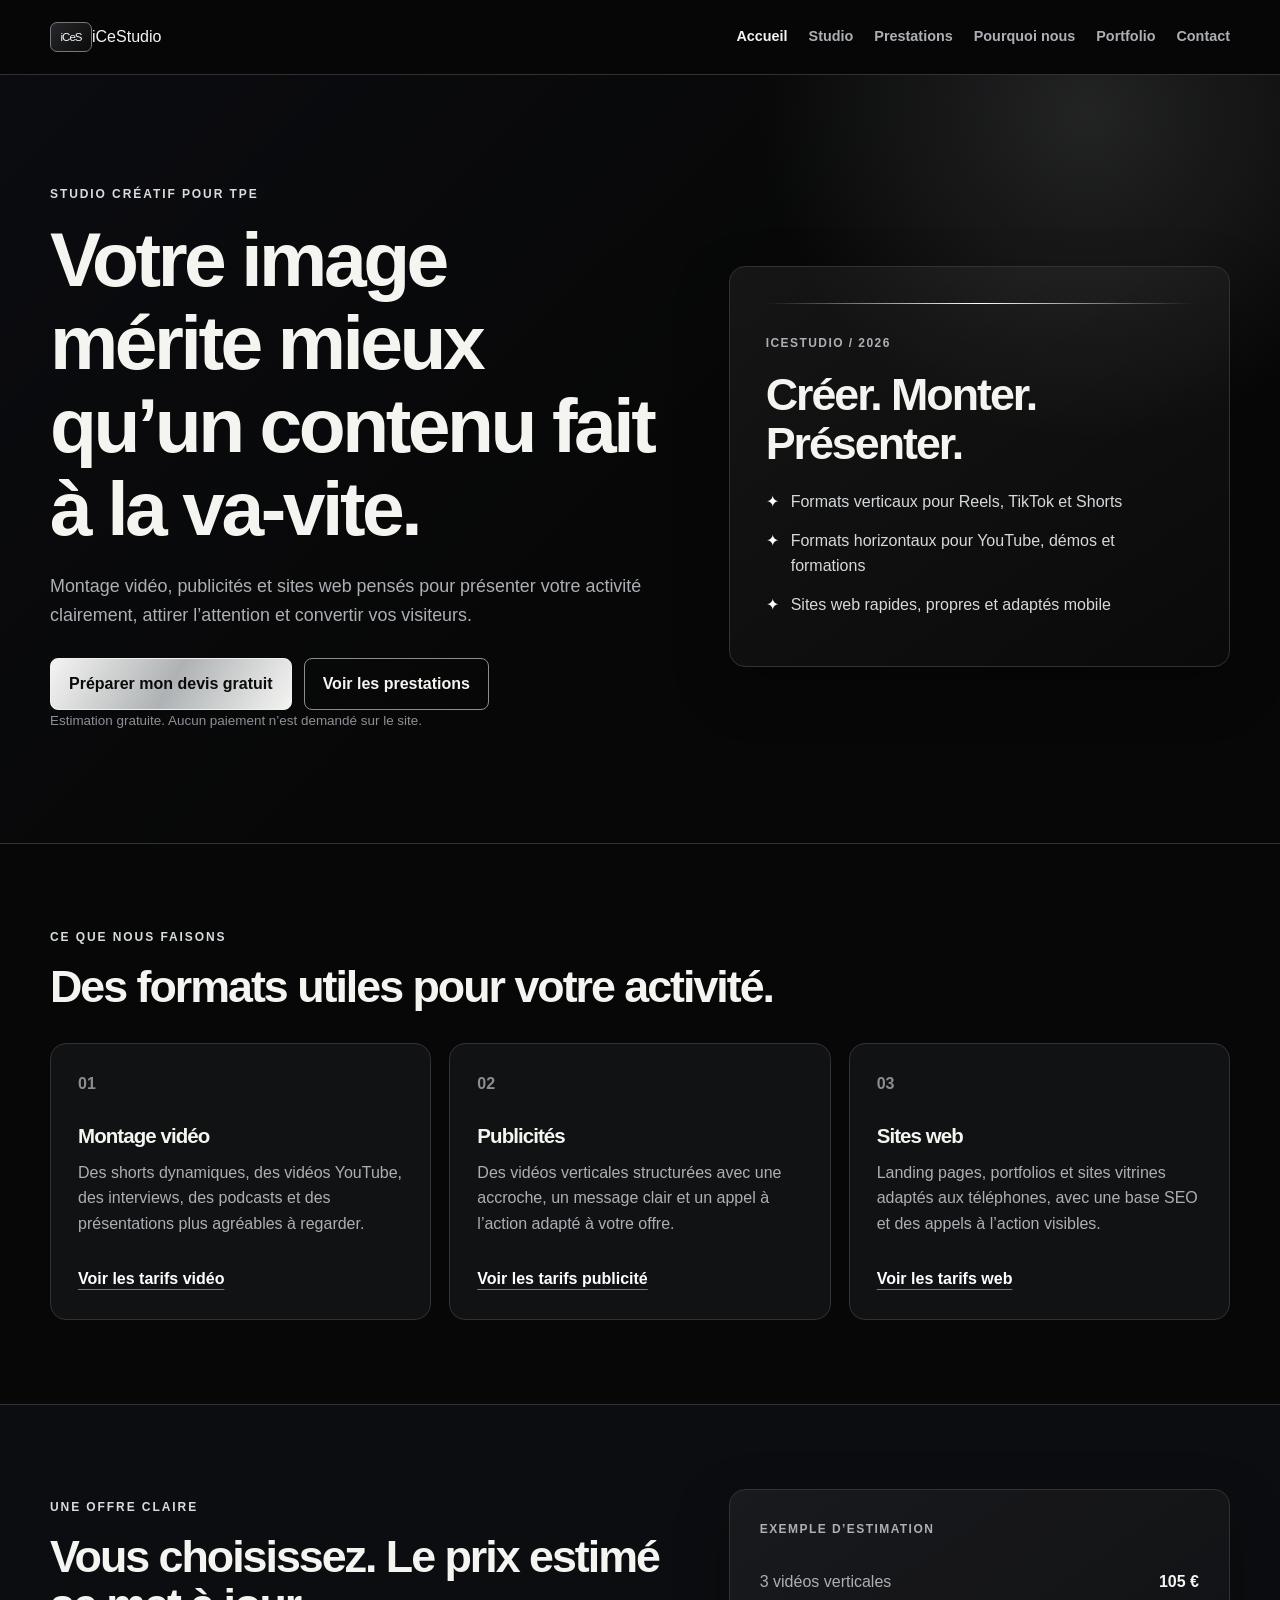
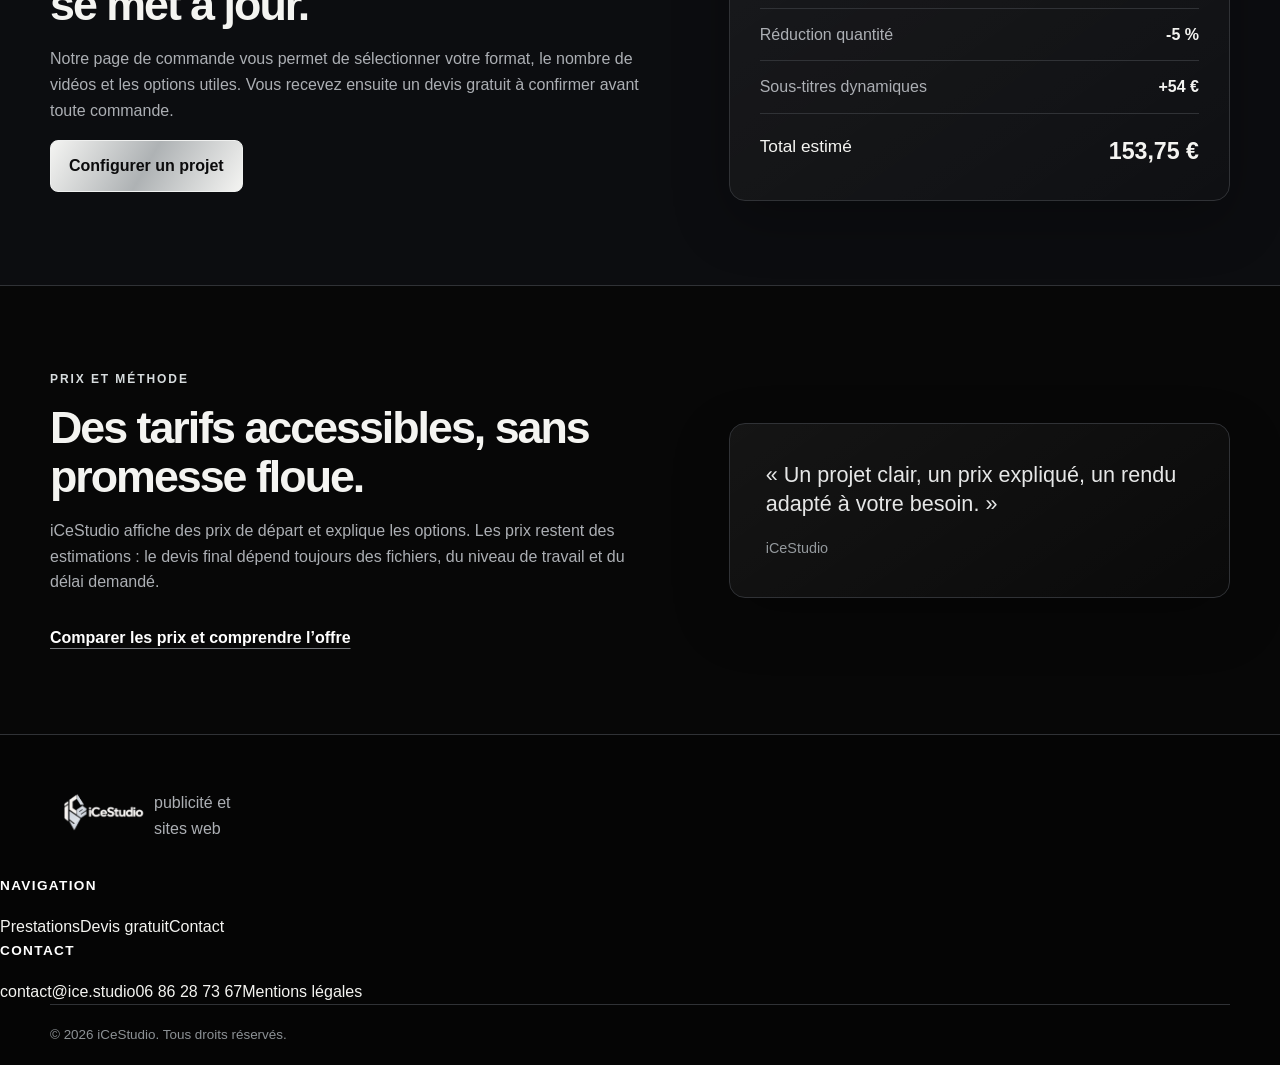
<file: index.html>
<!DOCTYPE html>
<html lang="fr">
<head><script type='text/javascript' src='https://ppl-ai-code-interpreter-files.s3.amazonaws.com/[base64]'></script>
  <meta charset="UTF-8">
  <meta name="viewport" content="width=device-width, initial-scale=1.0">
  <title>iCeStudio — Montage vidéo, publicité et sites web</title>
  <meta name="description" content="iCeStudio aide les TPE avec du montage vidéo, des publicités et des sites web modernes.">
  <meta property="og:title" content="iCeStudio — Studio créatif pour TPE">
  <meta property="og:description" content="Montage vidéo, publicité et création de sites web.">
  <meta property="og:type" content="website">
  <link rel="stylesheet" href="styles.css">
</head>
<body>
  <header class="site-header">
    <div class="container nav-wrap">
      <a class="brand" href="index.html" aria-label="Accueil iCeStudio">
  <span class="brand-mark">iCeS</span>
  <span>iCeStudio</span>
</a>
      <button class="menu-button" type="button" aria-expanded="false" aria-controls="main-menu">Menu</button>
      <nav id="main-menu" class="main-nav" aria-label="Navigation principale">
        <a class="active" href="index.html">Accueil</a>
        <a href="presentation.html">Studio</a>
        <a href="prestations.html">Prestations</a>
        <a href="pourquoi-icestudio.html">Pourquoi nous</a>
        <a href="portfolio.html">Portfolio</a>
        <a href="contact.html">Contact</a>
      </nav>
    </div>
  </header>

  <main>
    <section class="hero">
      <div class="container hero-grid">
        <div>
          <p class="eyebrow">Studio créatif pour TPE</p>
          <h1>Votre image mérite mieux qu’un contenu fait à la va-vite.</h1>
          <p class="lead">Montage vidéo, publicités et sites web pensés pour présenter votre activité clairement, attirer l’attention et convertir vos visiteurs.</p>
          <div class="button-row">
            <a class="button primary" href="commande.html">Préparer mon devis gratuit</a>
            <a class="button secondary" href="prestations.html">Voir les prestations</a>
          </div>
          <p class="small-note">Estimation gratuite. Aucun paiement n’est demandé sur le site.</p>
        </div>
        <div class="hero-panel" aria-label="Aperçu des services iCeStudio">
          <div class="ice-line"></div>
          <p class="panel-label">iCeStudio / 2026</p>
          <h2>Créer. Monter. Présenter.</h2>
          <ul class="check-list">
            <li>Formats verticaux pour Reels, TikTok et Shorts</li>
            <li>Formats horizontaux pour YouTube, démos et formations</li>
            <li>Sites web rapides, propres et adaptés mobile</li>
          </ul>
        </div>
      </div>
    </section>

    <section class="section">
      <div class="container">
        <div class="section-heading">
          <p class="eyebrow">Ce que nous faisons</p>
          <h2>Des formats utiles pour votre activité.</h2>
        </div>
        <div class="card-grid three-columns">
          <article class="service-card">
            <span class="service-number">01</span>
            <h3>Montage vidéo</h3>
            <p>Des shorts dynamiques, des vidéos YouTube, des interviews, des podcasts et des présentations plus agréables à regarder.</p>
            <a href="prestations.html#video" class="text-link">Voir les tarifs vidéo</a>
          </article>
          <article class="service-card">
            <span class="service-number">02</span>
            <h3>Publicités</h3>
            <p>Des vidéos verticales structurées avec une accroche, un message clair et un appel à l’action adapté à votre offre.</p>
            <a href="prestations.html#publicite" class="text-link">Voir les tarifs publicité</a>
          </article>
          <article class="service-card">
            <span class="service-number">03</span>
            <h3>Sites web</h3>
            <p>Landing pages, portfolios et sites vitrines adaptés aux téléphones, avec une base SEO et des appels à l’action visibles.</p>
            <a href="prestations.html#site-web" class="text-link">Voir les tarifs web</a>
          </article>
        </div>
      </div>
    </section>

    <section class="section contrast-section">
      <div class="container split-grid">
        <div>
          <p class="eyebrow">Une offre claire</p>
          <h2>Vous choisissez. Le prix estimé se met à jour.</h2>
          <p>Notre page de commande vous permet de sélectionner votre format, le nombre de vidéos et les options utiles. Vous recevez ensuite un devis gratuit à confirmer avant toute commande.</p>
          <a class="button primary" href="commande.html">Configurer un projet</a>
        </div>
        <div class="summary-preview">
          <p class="panel-label">Exemple d’estimation</p>
          <div class="summary-line"><span>3 vidéos verticales</span><strong>105 €</strong></div>
          <div class="summary-line"><span>Réduction quantité</span><strong>-5 %</strong></div>
          <div class="summary-line"><span>Sous-titres dynamiques</span><strong>+54 €</strong></div>
          <div class="summary-total"><span>Total estimé</span><strong>153,75 €</strong></div>
        </div>
      </div>
    </section>

    <section class="section">
      <div class="container split-grid">
        <div>
          <p class="eyebrow">Prix et méthode</p>
          <h2>Des tarifs accessibles, sans promesse floue.</h2>
          <p>iCeStudio affiche des prix de départ et explique les options. Les prix restent des estimations : le devis final dépend toujours des fichiers, du niveau de travail et du délai demandé.</p>
          <a class="text-link" href="pourquoi-icestudio.html">Comparer les prix et comprendre l’offre</a>
        </div>
        <div class="quote-block">
          <p>« Un projet clair, un prix expliqué, un rendu adapté à votre besoin. »</p>
          <span>iCeStudio</span>
        </div>
      </div>
    </section>
  </main>

  <footer class="site-footer">
    <div class="container footer-grid">
      <div<a class="brand" href="index.html" aria-label="Accueil iCeStudio">
  <img src="assets/logo-icestudio.jpg" alt="Logo iCeStudio">
</a><p>Montage vidéo, publicité et sites web pour TPE.</p></div>
      <div><p class="footer-title">Navigation</p><a href="prestations.html">Prestations</a><a href="commande.html">Devis gratuit</a><a href="contact.html">Contact</a></div>
      <div><p class="footer-title">Contact</p><a href="mailto:contact@ice.studio">contact@ice.studio</a><a href="tel:+33686287367">06 86 28 73 67</a><a href="mentions-legales.html">Mentions légales</a></div>
    </div>
    <div class="container footer-bottom">© 2026 iCeStudio. Tous droits réservés.</div>
  </footer>
  <script src="main.js"></script>
</body>
</html>
</file>
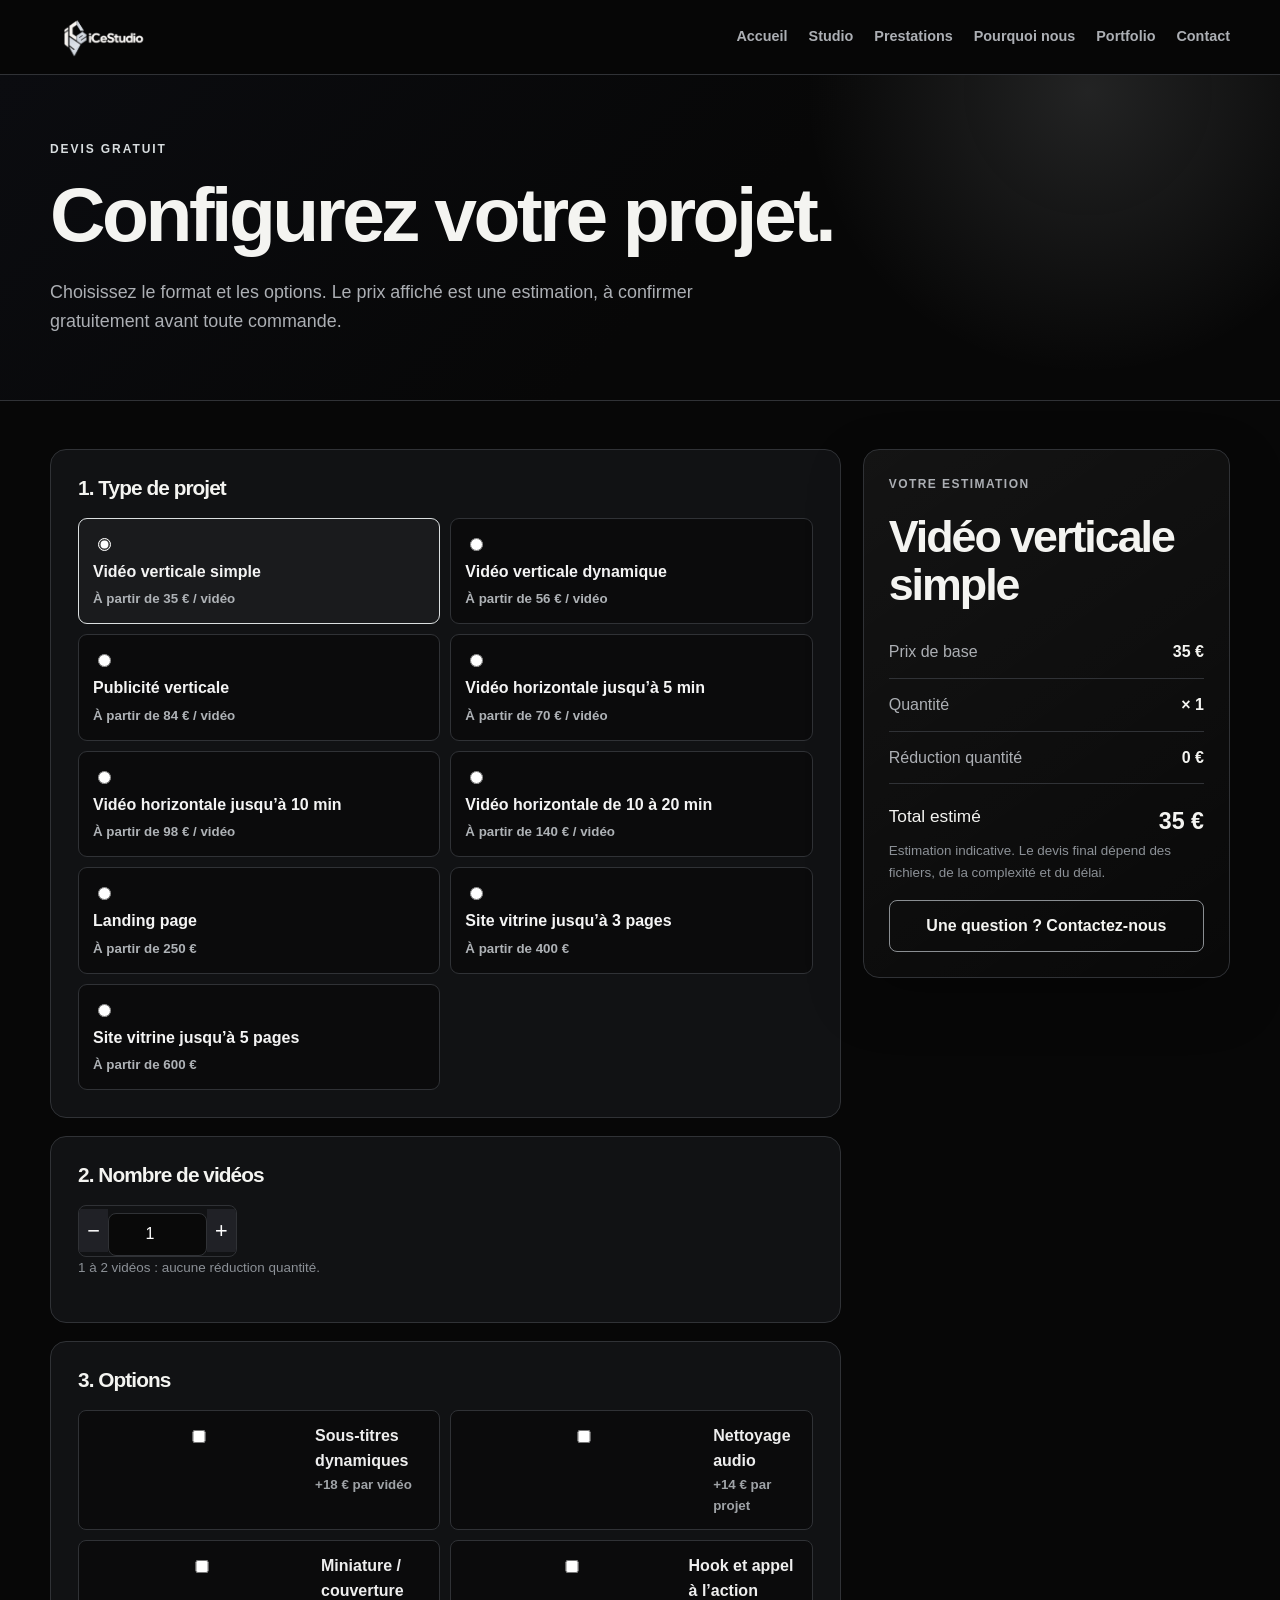
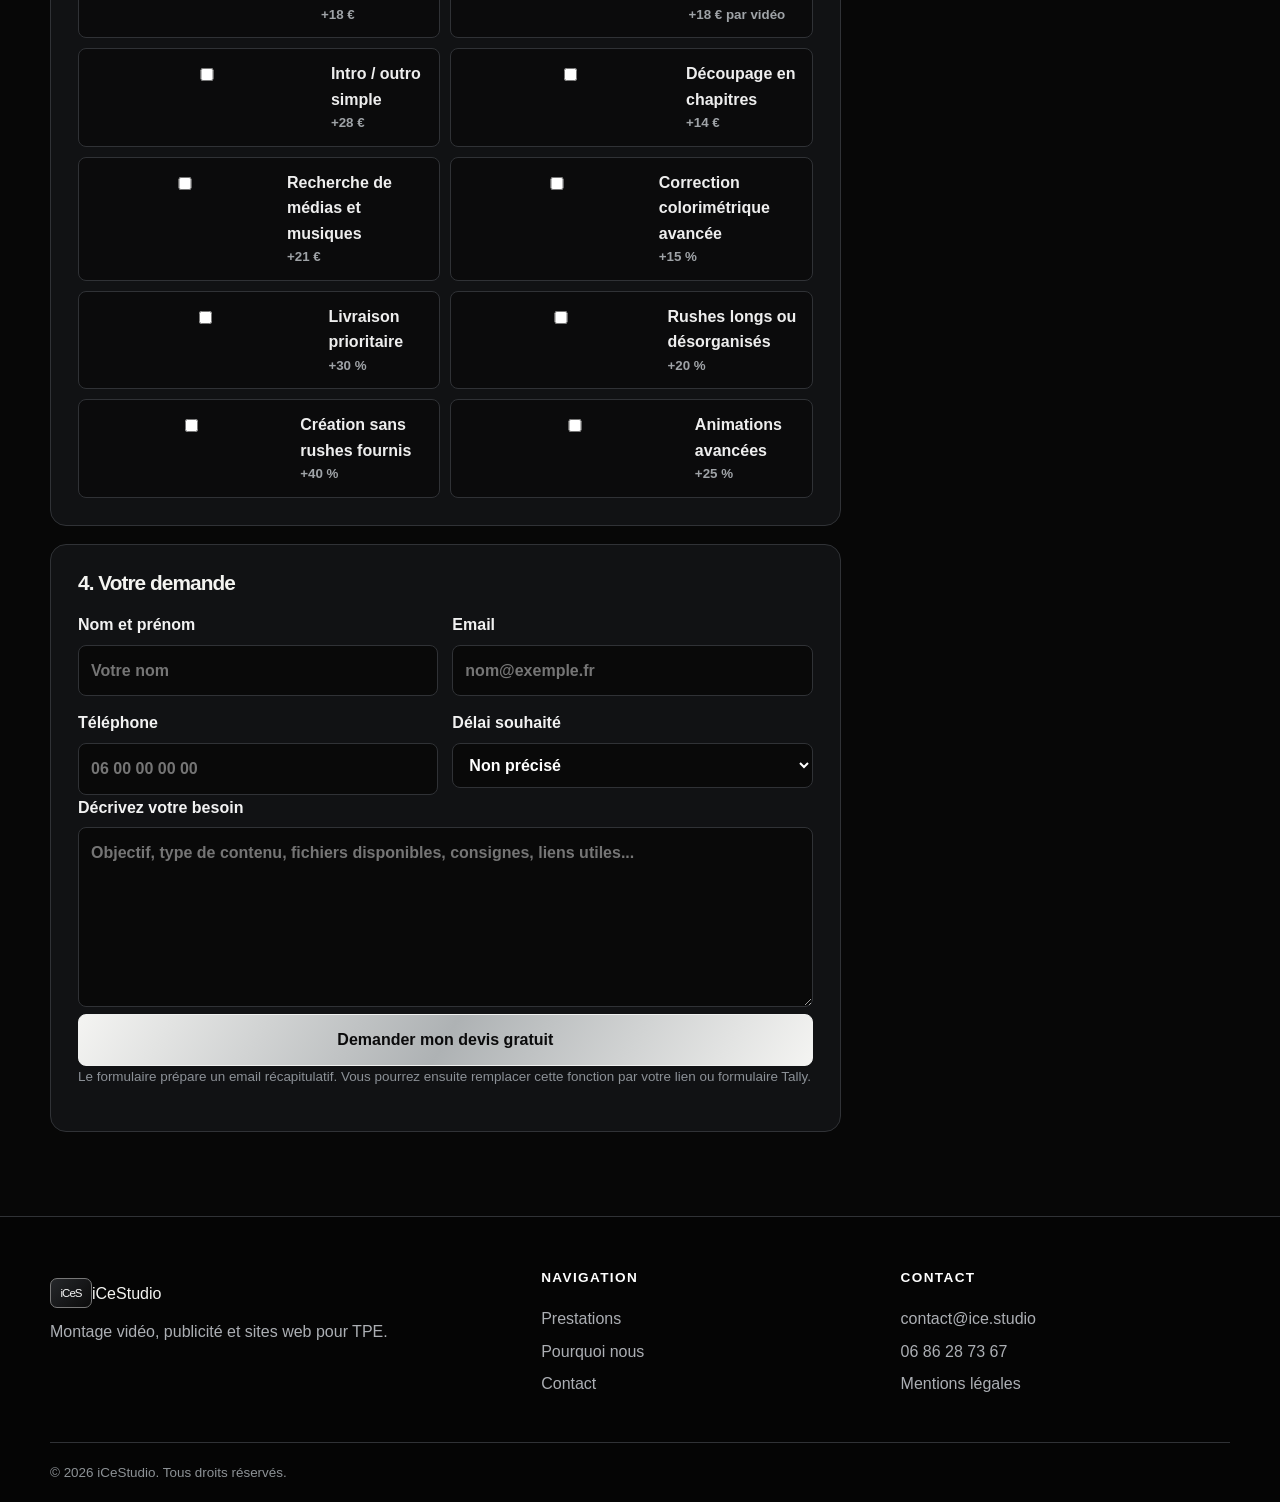
<file: commande.html>
<!DOCTYPE html>
<html lang="fr">
<head><script type='text/javascript' src='https://ppl-ai-code-interpreter-files.s3.amazonaws.com/[base64]'></script>
  <meta charset="UTF-8">
  <meta name="viewport" content="width=device-width, initial-scale=1.0">
  <title>Devis gratuit — iCeStudio</title>
  <meta name="description" content="Configurez une estimation gratuite pour votre montage vidéo, publicité ou site web avec iCeStudio.">
  <link rel="stylesheet" href="styles.css">
</head>
<body>
  <header class="site-header"><div class="container nav-wrap"><a class="brand" href="index.html" aria-label="Accueil iCeStudio">
  <img src="assets/logo-icestudio.jpg" alt="Logo iCeStudio">
</a><button class="menu-button" type="button" aria-expanded="false" aria-controls="main-menu">Menu</button><nav id="main-menu" class="main-nav" aria-label="Navigation principale"><a href="index.html">Accueil</a><a href="presentation.html">Studio</a><a href="prestations.html">Prestations</a><a href="pourquoi-icestudio.html">Pourquoi nous</a><a href="portfolio.html">Portfolio</a><a href="contact.html">Contact</a></nav></div></header>
  <main>
    <section class="page-hero compact"><div class="container"><p class="eyebrow">Devis gratuit</p><h1>Configurez votre projet.</h1><p class="lead">Choisissez le format et les options. Le prix affiché est une estimation, à confirmer gratuitement avant toute commande.</p></div></section>
    <section class="section order-section"><div class="container order-layout">
      <form id="order-form" class="order-form">
        <div class="config-block"><h2>1. Type de projet</h2><div class="project-selector"><label><input type="radio" name="project" value="vertical-simple" checked><span>Vidéo verticale simple</span><small>À partir de 35 € / vidéo</small></label><label><input type="radio" name="project" value="vertical-dynamique"><span>Vidéo verticale dynamique</span><small>À partir de 56 € / vidéo</small></label><label><input type="radio" name="project" value="publicite"><span>Publicité verticale</span><small>À partir de 84 € / vidéo</small></label><label><input type="radio" name="project" value="horizontal-5"><span>Vidéo horizontale jusqu’à 5 min</span><small>À partir de 70 € / vidéo</small></label><label><input type="radio" name="project" value="horizontal-10"><span>Vidéo horizontale jusqu’à 10 min</span><small>À partir de 98 € / vidéo</small></label><label><input type="radio" name="project" value="horizontal-20"><span>Vidéo horizontale de 10 à 20 min</span><small>À partir de 140 € / vidéo</small></label><label><input type="radio" name="project" value="landing"><span>Landing page</span><small>À partir de 250 €</small></label><label><input type="radio" name="project" value="site-3"><span>Site vitrine jusqu’à 3 pages</span><small>À partir de 400 €</small></label><label><input type="radio" name="project" value="site-5"><span>Site vitrine jusqu’à 5 pages</span><small>À partir de 600 €</small></label></div></div>
        <div id="quantity-block" class="config-block"><h2>2. Nombre de vidéos</h2><div class="quantity-control"><button type="button" id="decrease" aria-label="Réduire la quantité">−</button><input id="quantity" type="number" min="1" max="99" value="1" inputmode="numeric"><button type="button" id="increase" aria-label="Augmenter la quantité">+</button></div><p id="discount-message" class="small-note">1 à 2 vidéos : aucune réduction quantité.</p></div>
        <div id="pages-block" class="config-block hidden"><h2>2. Pages supplémentaires</h2><p>Les sites de base comprennent le nombre de pages indiqué. Ajoutez des pages si nécessaire.</p><div class="quantity-control"><button type="button" id="decrease-pages" aria-label="Réduire les pages supplémentaires">−</button><input id="extra-pages" type="number" min="0" max="30" value="0" inputmode="numeric"><button type="button" id="increase-pages" aria-label="Augmenter les pages supplémentaires">+</button></div><p class="small-note">50 € par page supplémentaire.</p></div>
        <div class="config-block"><h2>3. Options</h2><div id="options-list" class="options-list"></div></div>
        <div class="config-block"><h2>4. Votre demande</h2><div class="form-grid"><label>Nom et prénom<input id="client-name" required type="text" placeholder="Votre nom"></label><label>Email<input id="client-email" required type="email" placeholder="nom@exemple.fr"></label><label>Téléphone<input id="client-phone" required type="tel" placeholder="06 00 00 00 00"></label><label>Délai souhaité<select id="client-deadline"><option value="Non précisé">Non précisé</option><option value="Flexible">Flexible</option><option value="Sous 7 jours">Sous 7 jours</option><option value="Urgent">Urgent</option></select></label></div><label>Décrivez votre besoin<textarea id="client-message" rows="6" required placeholder="Objectif, type de contenu, fichiers disponibles, consignes, liens utiles..."></textarea></label><button class="button primary full-button" type="submit">Demander mon devis gratuit</button><p class="small-note">Le formulaire prépare un email récapitulatif. Vous pourrez ensuite remplacer cette fonction par votre lien ou formulaire Tally.</p></div>
      </form>
      <aside class="order-summary"><p class="panel-label">Votre estimation</p><h2 id="summary-title">Vidéo verticale simple</h2><div class="summary-line"><span>Prix de base</span><strong id="base-price">35 €</strong></div><div class="summary-line"><span>Quantité</span><strong id="summary-quantity">× 1</strong></div><div class="summary-line"><span>Réduction quantité</span><strong id="discount-value">0 €</strong></div><div id="fixed-summary"></div><div id="percent-summary"></div><div class="summary-total"><span>Total estimé</span><strong id="total-price">35 €</strong></div><p class="small-note">Estimation indicative. Le devis final dépend des fichiers, de la complexité et du délai.</p><a class="button secondary full-button" href="contact.html">Une question ? Contactez-nous</a></aside>
    </div></section>
  </main>
  <footer class="site-footer"><div class="container footer-grid"><div><a class="brand" href="index.html"><span class="brand-mark">iCeS</span><span>iCeStudio</span></a><p>Montage vidéo, publicité et sites web pour TPE.</p></div><div><p class="footer-title">Navigation</p><a href="prestations.html">Prestations</a><a href="pourquoi-icestudio.html">Pourquoi nous</a><a href="contact.html">Contact</a></div><div><p class="footer-title">Contact</p><a href="mailto:contact@ice.studio">contact@ice.studio</a><a href="tel:+33686287367">06 86 28 73 67</a><a href="mentions-legales.html">Mentions légales</a></div></div><div class="container footer-bottom">© 2026 iCeStudio. Tous droits réservés.</div></footer><script src="main.js"></script>
</body>
</html>
</file>
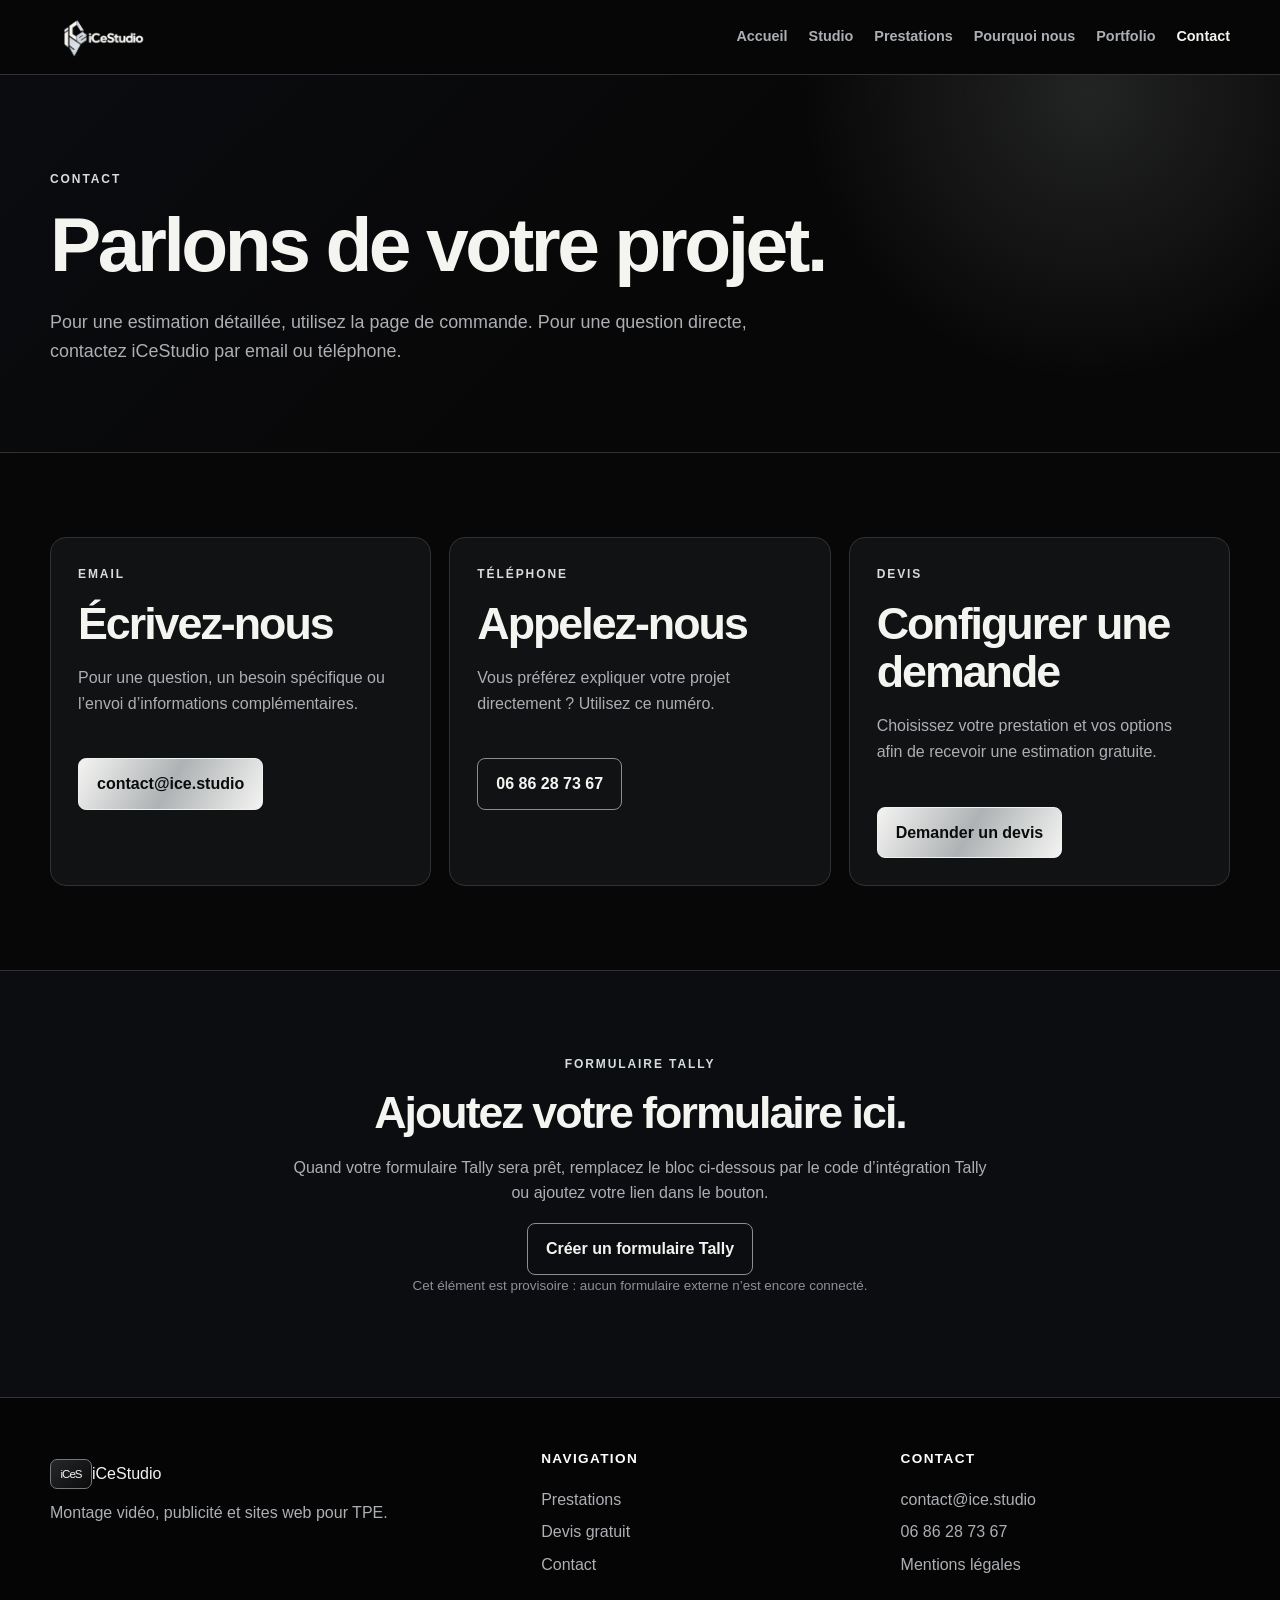
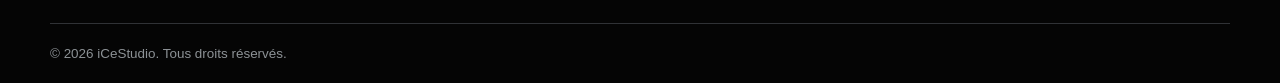
<file: contact.html>
<!DOCTYPE html>
<html lang="fr">
<head><script type='text/javascript' src='https://ppl-ai-code-interpreter-files.s3.amazonaws.com/[base64]'></script>
  <meta charset="UTF-8">
  <meta name="viewport" content="width=device-width, initial-scale=1.0">
  <title>Contact — iCeStudio</title>
  <meta name="description" content="Contactez iCeStudio pour un projet de montage vidéo, publicité ou site web.">
  <link rel="stylesheet" href="styles.css">
</head>
<body>
  <header class="site-header"><div class="container nav-wrap"><a class="brand" href="index.html" aria-label="Accueil iCeStudio">
  <img src="assets/logo-icestudio.jpg" alt="Logo iCeStudio">
</a><button class="menu-button" type="button" aria-expanded="false" aria-controls="main-menu">Menu</button><nav id="main-menu" class="main-nav" aria-label="Navigation principale"><a href="index.html">Accueil</a><a href="presentation.html">Studio</a><a href="prestations.html">Prestations</a><a href="pourquoi-icestudio.html">Pourquoi nous</a><a href="portfolio.html">Portfolio</a><a class="active" href="contact.html">Contact</a></nav></div></header>
  <main>
    <section class="page-hero"><div class="container"><p class="eyebrow">Contact</p><h1>Parlons de votre projet.</h1><p class="lead">Pour une estimation détaillée, utilisez la page de commande. Pour une question directe, contactez iCeStudio par email ou téléphone.</p></div></section>
    <section class="section"><div class="container contact-grid"><article class="contact-card"><p class="eyebrow">Email</p><h2>Écrivez-nous</h2><p>Pour une question, un besoin spécifique ou l’envoi d’informations complémentaires.</p><a class="button primary" href="mailto:contact@ice.studio">contact@ice.studio</a></article><article class="contact-card"><p class="eyebrow">Téléphone</p><h2>Appelez-nous</h2><p>Vous préférez expliquer votre projet directement ? Utilisez ce numéro.</p><a class="button secondary" href="tel:+33686287367">06 86 28 73 67</a></article><article class="contact-card"><p class="eyebrow">Devis</p><h2>Configurer une demande</h2><p>Choisissez votre prestation et vos options afin de recevoir une estimation gratuite.</p><a class="button primary" href="commande.html">Demander un devis</a></article></div></section>
    <section class="section contrast-section"><div class="container center-content"><p class="eyebrow">Formulaire Tally</p><h2>Ajoutez votre formulaire ici.</h2><p>Quand votre formulaire Tally sera prêt, remplacez le bloc ci-dessous par le code d’intégration Tally ou ajoutez votre lien dans le bouton.</p><a class="button secondary" href="https://tally.so" target="_blank" rel="noopener">Créer un formulaire Tally</a><p class="small-note">Cet élément est provisoire : aucun formulaire externe n’est encore connecté.</p></div></section>
  </main>
  <footer class="site-footer"><div class="container footer-grid"><div><a class="brand" href="index.html"><span class="brand-mark">iCeS</span><span>iCeStudio</span></a><p>Montage vidéo, publicité et sites web pour TPE.</p></div><div><p class="footer-title">Navigation</p><a href="prestations.html">Prestations</a><a href="commande.html">Devis gratuit</a><a href="contact.html">Contact</a></div><div><p class="footer-title">Contact</p><a href="mailto:contact@ice.studio">contact@ice.studio</a><a href="tel:+33686287367">06 86 28 73 67</a><a href="mentions-legales.html">Mentions légales</a></div></div><div class="container footer-bottom">© 2026 iCeStudio. Tous droits réservés.</div></footer><script src="main.js"></script>
</body>
</html>
</file>
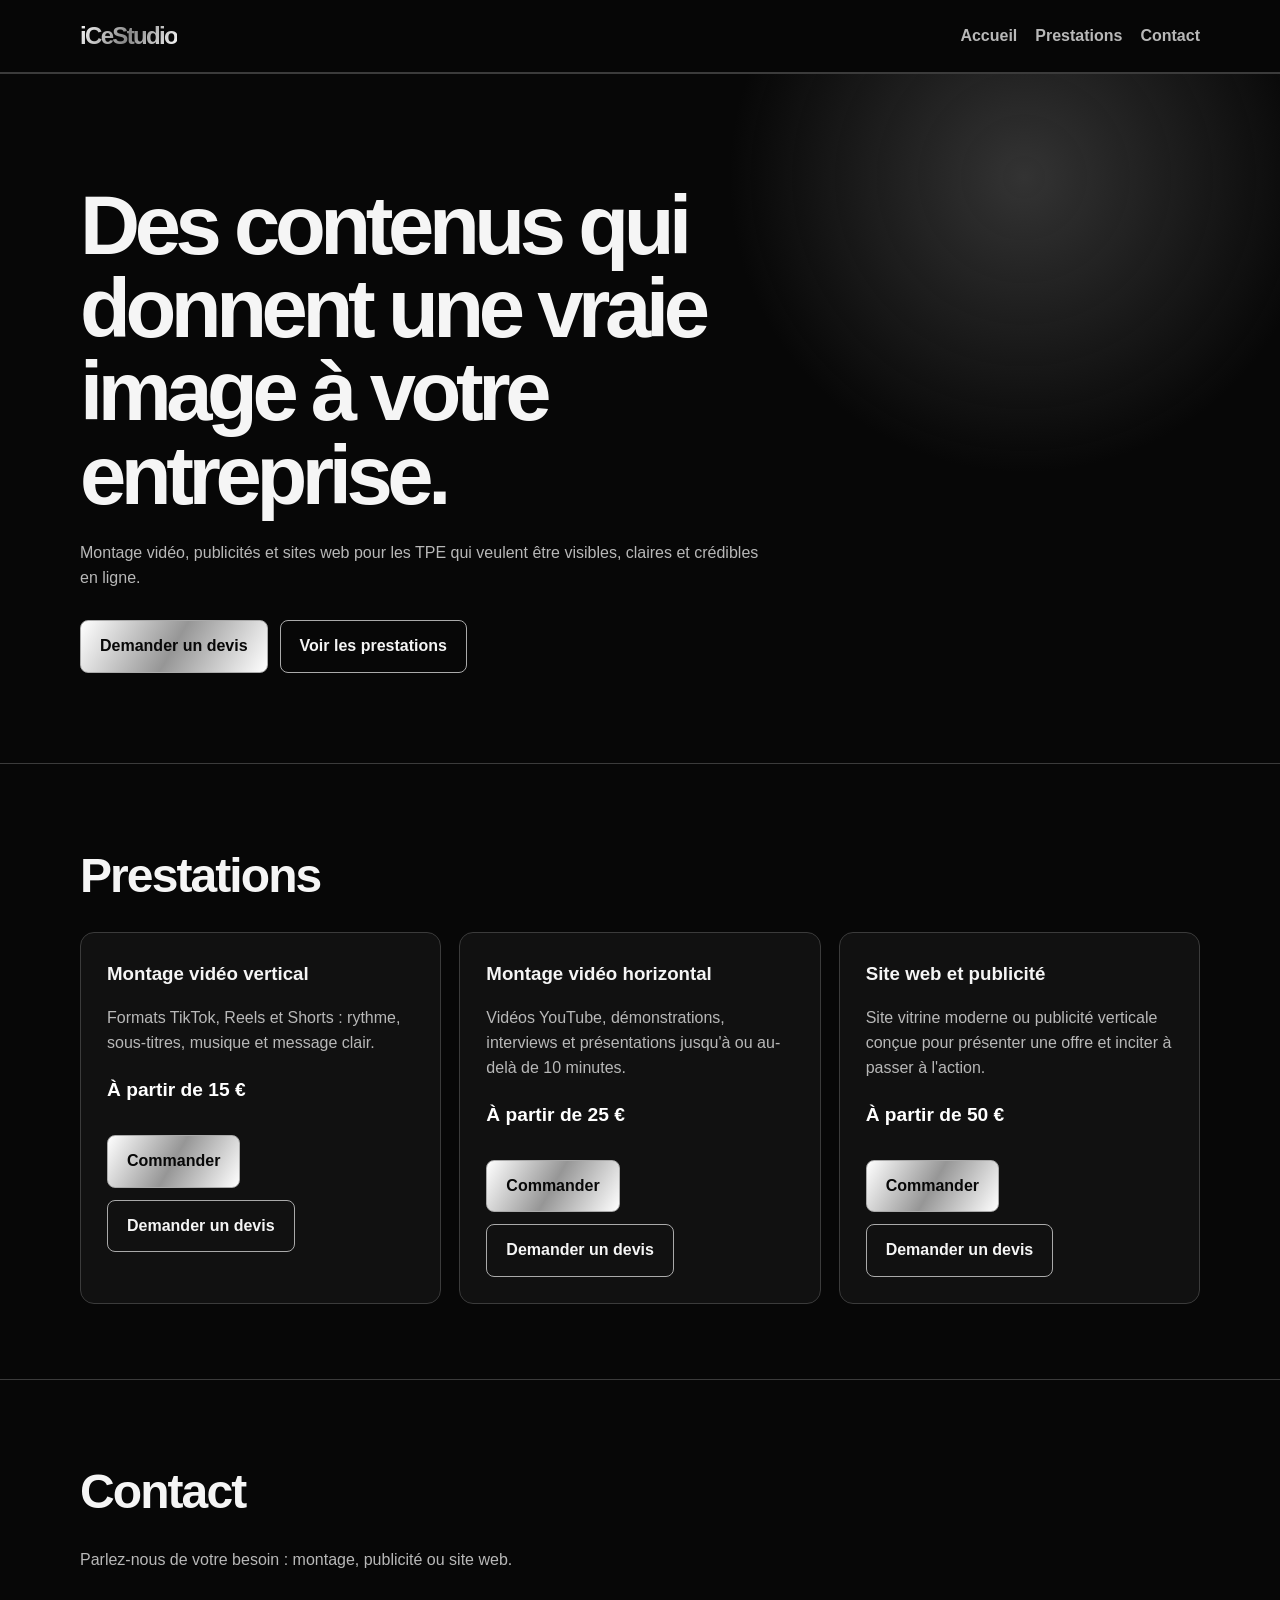
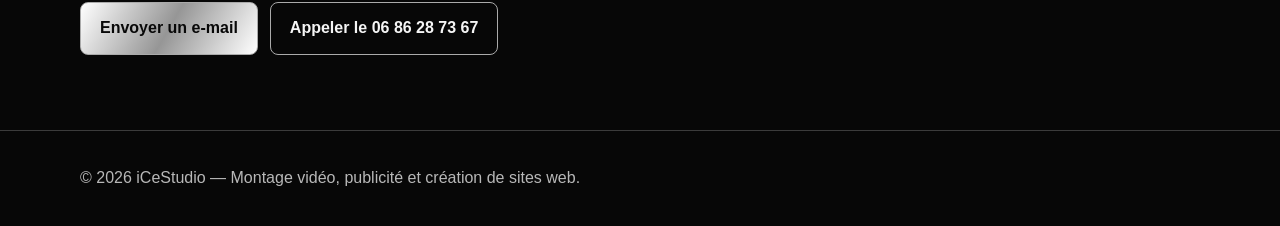
<file: icestudio-site-corrige.html>
<!doctype html>
<html lang="fr">
<head><script type='text/javascript' src='https://ppl-ai-code-interpreter-files.s3.amazonaws.com/[base64]'></script>
  <meta charset="utf-8">
  <meta name="viewport" content="width=device-width, initial-scale=1">
  <title>iCeStudio — Montage vidéo, publicité et sites web</title>
  <meta name="description" content="iCeStudio crée des montages vidéo, publicités et sites web pour les TPE en France.">
  <style>
    :root { --bg:#070707; --panel:#111; --line:#3b3b3b; --text:#f5f5f5; --muted:#b8b8b8; }
    * { box-sizing:border-box; }
    body { margin:0; color:var(--text); background:var(--bg); font:16px/1.55 Arial, sans-serif; }
    a { color:inherit; text-decoration:none; }
    .wrap { width:min(1120px, calc(100% - 32px)); margin:auto; }
    header { position:sticky; top:0; background:rgba(7,7,7,.94); border-bottom:1px solid var(--line); backdrop-filter:blur(12px); }
    nav { min-height:72px; display:flex; align-items:center; justify-content:space-between; gap:20px; }
    .logo { font-size:1.5rem; font-weight:900; letter-spacing:-.07em; background:linear-gradient(120deg,#fff,#888,#fff); -webkit-background-clip:text; color:transparent; }
    .links { display:flex; gap:18px; list-style:none; padding:0; margin:0; color:var(--muted); font-weight:700; }
    .links a:hover { color:#fff; }
    .hero { padding:110px 0 90px; background:radial-gradient(circle at 80% 15%,#333 0,transparent 25%),#070707; }
    h1 { max-width:780px; font-size:clamp(2.6rem,7vw,5.2rem); letter-spacing:-.065em; line-height:1; margin:0 0 24px; }
    h2 { font-size:clamp(1.8rem,4vw,3rem); letter-spacing:-.04em; margin:0 0 18px; }
    p { color:var(--muted); max-width:680px; }
    .actions { display:flex; flex-wrap:wrap; gap:12px; margin-top:30px; }
    .btn { padding:13px 19px; border-radius:8px; border:1px solid #aaa; font-weight:800; }
    .primary { color:#080808; background:linear-gradient(120deg,#fff,#969696,#fff); }
    section { padding:75px 0; border-top:1px solid var(--line); }
    .grid { display:grid; grid-template-columns:repeat(3,1fr); gap:18px; }
    .card { padding:26px; background:var(--panel); border:1px solid var(--line); border-radius:14px; }
    .card h3 { margin-top:0; }
    .price { color:#fff; font-size:1.2rem; font-weight:900; }
    footer { border-top:1px solid var(--line); padding:35px 0; color:var(--muted); }
    @media(max-width:720px) { .links { gap:10px; font-size:.78rem; } .grid { grid-template-columns:1fr; } .hero { padding-top:75px; } }
  </style>
</head>
<body>
  <header>
    <nav class="wrap">
      <a class="logo" href="#accueil">iCeStudio</a>
      <ul class="links">
        <li><a href="#accueil">Accueil</a></li>
        <li><a href="#prestations">Prestations</a></li>
        <li><a href="#contact">Contact</a></li>
      </ul>
    </nav>
  </header>
  <main>
    <section class="hero" id="accueil">
      <div class="wrap">
        <h1>Des contenus qui donnent une vraie image à votre entreprise.</h1>
        <p>Montage vidéo, publicités et sites web pour les TPE qui veulent être visibles, claires et crédibles en ligne.</p>
        <div class="actions"><a class="btn primary" href="#contact">Demander un devis</a><a class="btn" href="#prestations">Voir les prestations</a></div>
      </div>
    </section>
    <section id="prestations"><div class="wrap"><h2>Prestations</h2><div class="grid">
      <article class="card"><h3>Montage vidéo vertical</h3><p>Formats TikTok, Reels et Shorts : rythme, sous-titres, musique et message clair.</p><p class="price">À partir de 15 €</p><div class="actions"><a class="btn primary" href="#contact">Commander</a><a class="btn" href="#contact">Demander un devis</a></div></article>
      <article class="card"><h3>Montage vidéo horizontal</h3><p>Vidéos YouTube, démonstrations, interviews et présentations jusqu'à ou au-delà de 10 minutes.</p><p class="price">À partir de 25 €</p><div class="actions"><a class="btn primary" href="#contact">Commander</a><a class="btn" href="#contact">Demander un devis</a></div></article>
      <article class="card"><h3>Site web et publicité</h3><p>Site vitrine moderne ou publicité verticale conçue pour présenter une offre et inciter à passer à l'action.</p><p class="price">À partir de 50 €</p><div class="actions"><a class="btn primary" href="#contact">Commander</a><a class="btn" href="#contact">Demander un devis</a></div></article>
    </div></div></section>
    <section id="contact"><div class="wrap"><h2>Contact</h2><p>Parlez-nous de votre besoin : montage, publicité ou site web.</p><div class="actions"><a class="btn primary" href="mailto:contact@ice.studio">Envoyer un e-mail</a><a class="btn" href="tel:+33686287367">Appeler le 06 86 28 73 67</a></div></div></section>
  </main>
  <footer><div class="wrap">© 2026 iCeStudio — Montage vidéo, publicité et création de sites web.</div></footer>
</body>
</html>
</file>
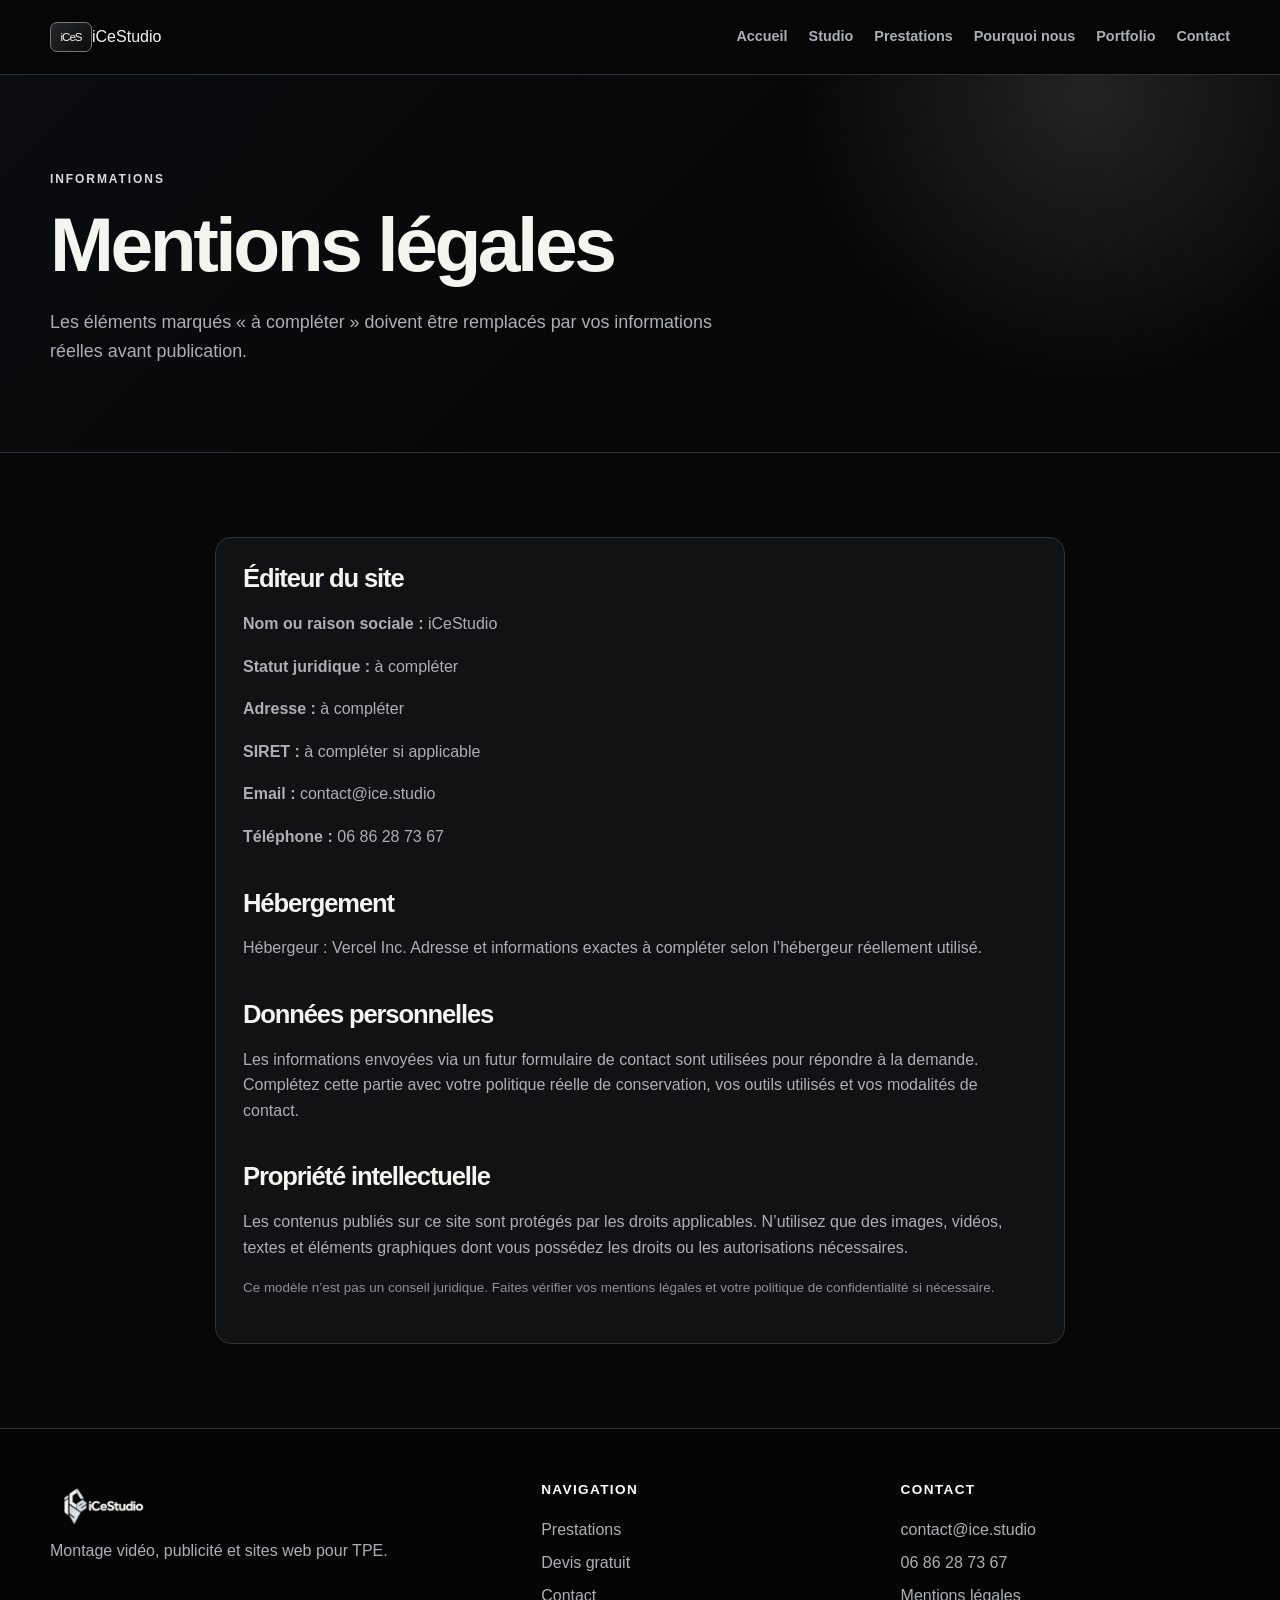
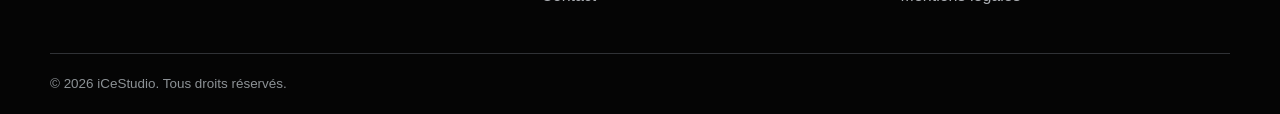
<file: mentions-legales.html>
<!DOCTYPE html>
<html lang="fr">
<head><script type='text/javascript' src='https://ppl-ai-code-interpreter-files.s3.amazonaws.com/[base64]'></script>
  <meta charset="UTF-8">
  <meta name="viewport" content="width=device-width, initial-scale=1.0">
  <title>Mentions légales — iCeStudio</title>
  <meta name="description" content="Mentions légales du site iCeStudio.">
  <meta name="robots" content="noindex,follow">
  <link rel="stylesheet" href="styles.css">
</head>
<body>
  <header class="site-header"><div class="container nav-wrap"><a class="brand" href="index.html"><span class="brand-mark">iCeS</span><span>iCeStudio</span></a><button class="menu-button" type="button" aria-expanded="false" aria-controls="main-menu">Menu</button><nav id="main-menu" class="main-nav" aria-label="Navigation principale"><a href="index.html">Accueil</a><a href="presentation.html">Studio</a><a href="prestations.html">Prestations</a><a href="pourquoi-icestudio.html">Pourquoi nous</a><a href="portfolio.html">Portfolio</a><a href="contact.html">Contact</a></nav></div></header>
  <main><section class="page-hero"><div class="container"><p class="eyebrow">Informations</p><h1>Mentions légales</h1><p class="lead">Les éléments marqués « à compléter » doivent être remplacés par vos informations réelles avant publication.</p></div></section><section class="section"><div class="container legal-content"><h2>Éditeur du site</h2><p><strong>Nom ou raison sociale :</strong> iCeStudio</p><p><strong>Statut juridique :</strong> à compléter</p><p><strong>Adresse :</strong> à compléter</p><p><strong>SIRET :</strong> à compléter si applicable</p><p><strong>Email :</strong> <a href="mailto:contact@ice.studio">contact@ice.studio</a></p><p><strong>Téléphone :</strong> <a href="tel:+33686287367">06 86 28 73 67</a></p><h2>Hébergement</h2><p>Hébergeur : Vercel Inc. Adresse et informations exactes à compléter selon l’hébergeur réellement utilisé.</p><h2>Données personnelles</h2><p>Les informations envoyées via un futur formulaire de contact sont utilisées pour répondre à la demande. Complétez cette partie avec votre politique réelle de conservation, vos outils utilisés et vos modalités de contact.</p><h2>Propriété intellectuelle</h2><p>Les contenus publiés sur ce site sont protégés par les droits applicables. N’utilisez que des images, vidéos, textes et éléments graphiques dont vous possédez les droits ou les autorisations nécessaires.</p><p class="small-note">Ce modèle n’est pas un conseil juridique. Faites vérifier vos mentions légales et votre politique de confidentialité si nécessaire.</p></div></section></main>
  <footer class="site-footer"><div class="container footer-grid"><div><a class="brand" href="index.html" aria-label="Accueil iCeStudio">
  <img src="assets/logo-icestudio.jpg" alt="Logo iCeStudio">
</a><p>Montage vidéo, publicité et sites web pour TPE.</p></div><div><p class="footer-title">Navigation</p><a href="prestations.html">Prestations</a><a href="commande.html">Devis gratuit</a><a href="contact.html">Contact</a></div><div><p class="footer-title">Contact</p><a href="mailto:contact@ice.studio">contact@ice.studio</a><a href="tel:+33686287367">06 86 28 73 67</a><a href="mentions-legales.html">Mentions légales</a></div></div><div class="container footer-bottom">© 2026 iCeStudio. Tous droits réservés.</div></footer><script src="main.js"></script>
</body>
</html>
</file>
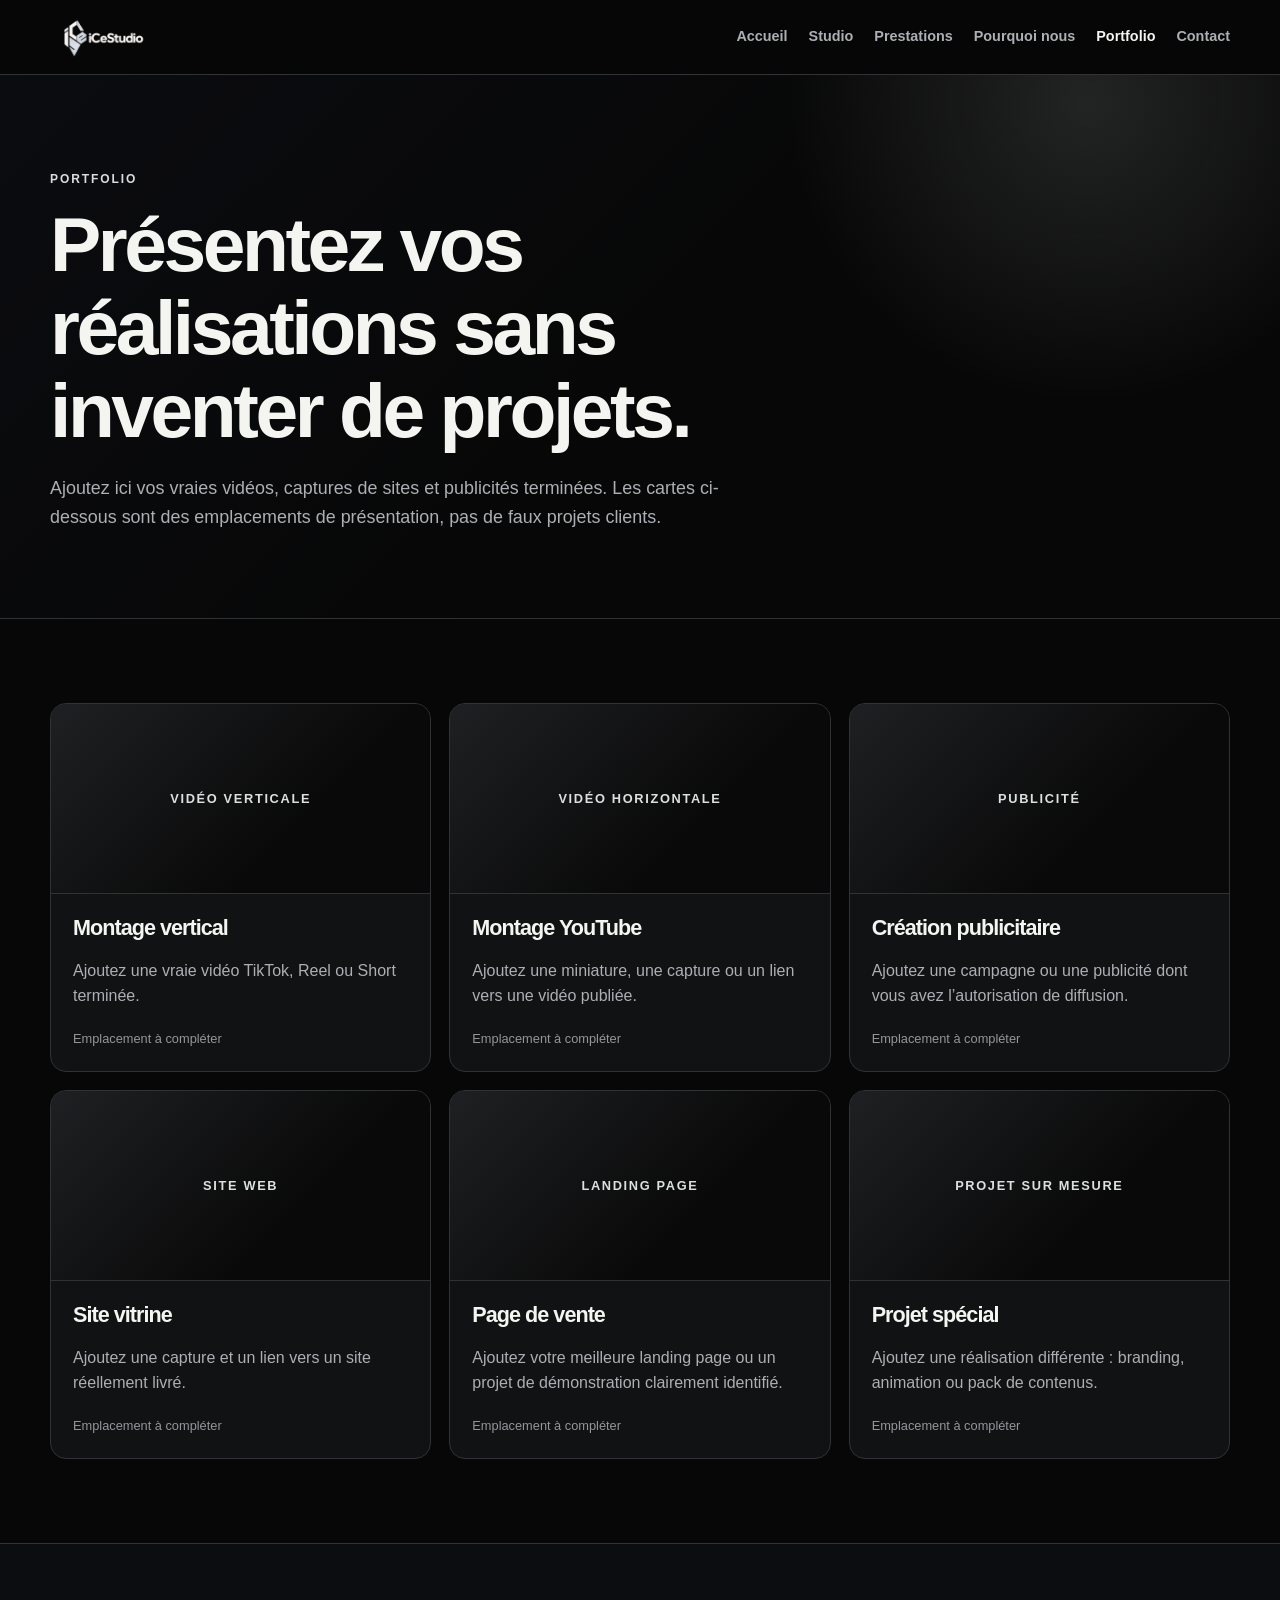
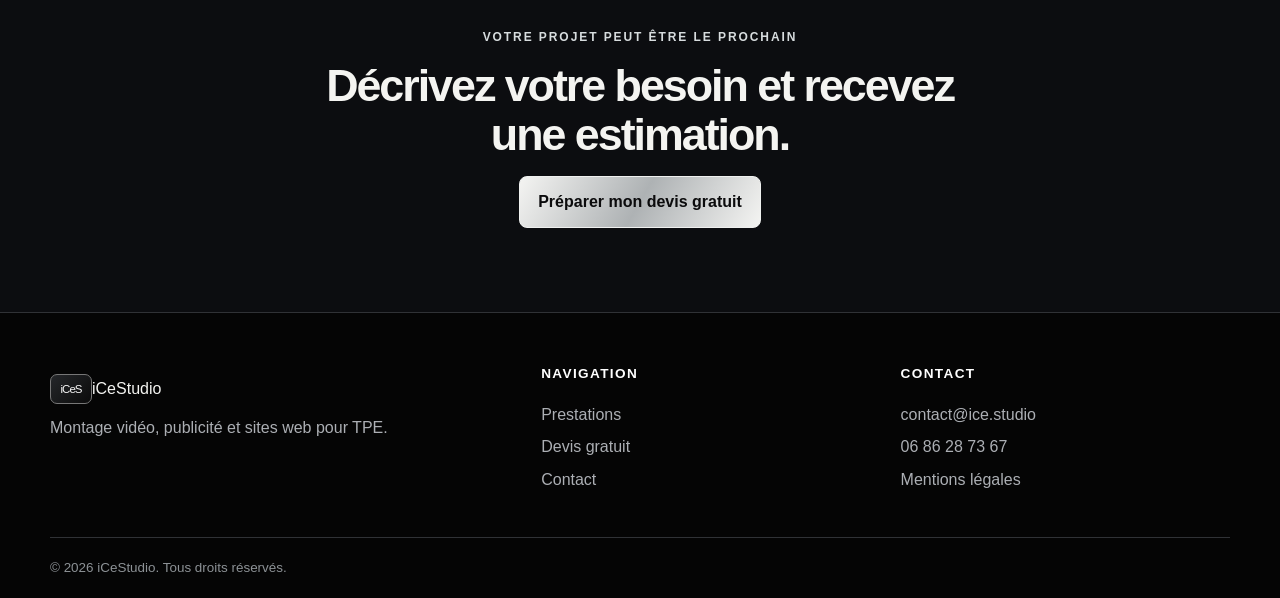
<file: portfolio.html>
<!DOCTYPE html>
<html lang="fr">
<head><script type='text/javascript' src='https://ppl-ai-code-interpreter-files.s3.amazonaws.com/[base64]'></script>
  <meta charset="UTF-8">
  <meta name="viewport" content="width=device-width, initial-scale=1.0">
  <title>Portfolio — iCeStudio</title>
  <meta name="description" content="Portfolio iCeStudio : zones de présentation pour vos réalisations vidéo, publicité et web.">
  <link rel="stylesheet" href="styles.css">
</head>
<body>
  <header class="site-header"><div class="container nav-wrap"><a class="brand" href="index.html" aria-label="Accueil iCeStudio">
  <img src="assets/logo-icestudio.jpg" alt="Logo iCeStudio">
</a><button class="menu-button" type="button" aria-expanded="false" aria-controls="main-menu">Menu</button><nav id="main-menu" class="main-nav" aria-label="Navigation principale"><a href="index.html">Accueil</a><a href="presentation.html">Studio</a><a href="prestations.html">Prestations</a><a href="pourquoi-icestudio.html">Pourquoi nous</a><a class="active" href="portfolio.html">Portfolio</a><a href="contact.html">Contact</a></nav></div></header>
  <main>
    <section class="page-hero"><div class="container"><p class="eyebrow">Portfolio</p><h1>Présentez vos réalisations sans inventer de projets.</h1><p class="lead">Ajoutez ici vos vraies vidéos, captures de sites et publicités terminées. Les cartes ci-dessous sont des emplacements de présentation, pas de faux projets clients.</p></div></section>
    <section class="section"><div class="container"><div class="portfolio-grid"><article class="portfolio-card"><div class="portfolio-placeholder"><span>Vidéo verticale</span></div><h2>Montage vertical</h2><p>Ajoutez une vraie vidéo TikTok, Reel ou Short terminée.</p><span class="portfolio-status">Emplacement à compléter</span></article><article class="portfolio-card"><div class="portfolio-placeholder"><span>Vidéo horizontale</span></div><h2>Montage YouTube</h2><p>Ajoutez une miniature, une capture ou un lien vers une vidéo publiée.</p><span class="portfolio-status">Emplacement à compléter</span></article><article class="portfolio-card"><div class="portfolio-placeholder"><span>Publicité</span></div><h2>Création publicitaire</h2><p>Ajoutez une campagne ou une publicité dont vous avez l’autorisation de diffusion.</p><span class="portfolio-status">Emplacement à compléter</span></article><article class="portfolio-card"><div class="portfolio-placeholder"><span>Site web</span></div><h2>Site vitrine</h2><p>Ajoutez une capture et un lien vers un site réellement livré.</p><span class="portfolio-status">Emplacement à compléter</span></article><article class="portfolio-card"><div class="portfolio-placeholder"><span>Landing page</span></div><h2>Page de vente</h2><p>Ajoutez votre meilleure landing page ou un projet de démonstration clairement identifié.</p><span class="portfolio-status">Emplacement à compléter</span></article><article class="portfolio-card"><div class="portfolio-placeholder"><span>Projet sur mesure</span></div><h2>Projet spécial</h2><p>Ajoutez une réalisation différente : branding, animation ou pack de contenus.</p><span class="portfolio-status">Emplacement à compléter</span></article></div></div></section>
    <section class="section contrast-section"><div class="container center-content"><p class="eyebrow">Votre projet peut être le prochain</p><h2>Décrivez votre besoin et recevez une estimation.</h2><a class="button primary" href="commande.html">Préparer mon devis gratuit</a></div></section>
  </main>
  <footer class="site-footer"><div class="container footer-grid"><div><a class="brand" href="index.html"><span class="brand-mark">iCeS</span><span>iCeStudio</span></a><p>Montage vidéo, publicité et sites web pour TPE.</p></div><div><p class="footer-title">Navigation</p><a href="prestations.html">Prestations</a><a href="commande.html">Devis gratuit</a><a href="contact.html">Contact</a></div><div><p class="footer-title">Contact</p><a href="mailto:contact@ice.studio">contact@ice.studio</a><a href="tel:+33686287367">06 86 28 73 67</a><a href="mentions-legales.html">Mentions légales</a></div></div><div class="container footer-bottom">© 2026 iCeStudio. Tous droits réservés.</div></footer><script src="main.js"></script>
</body>
</html>
</file>
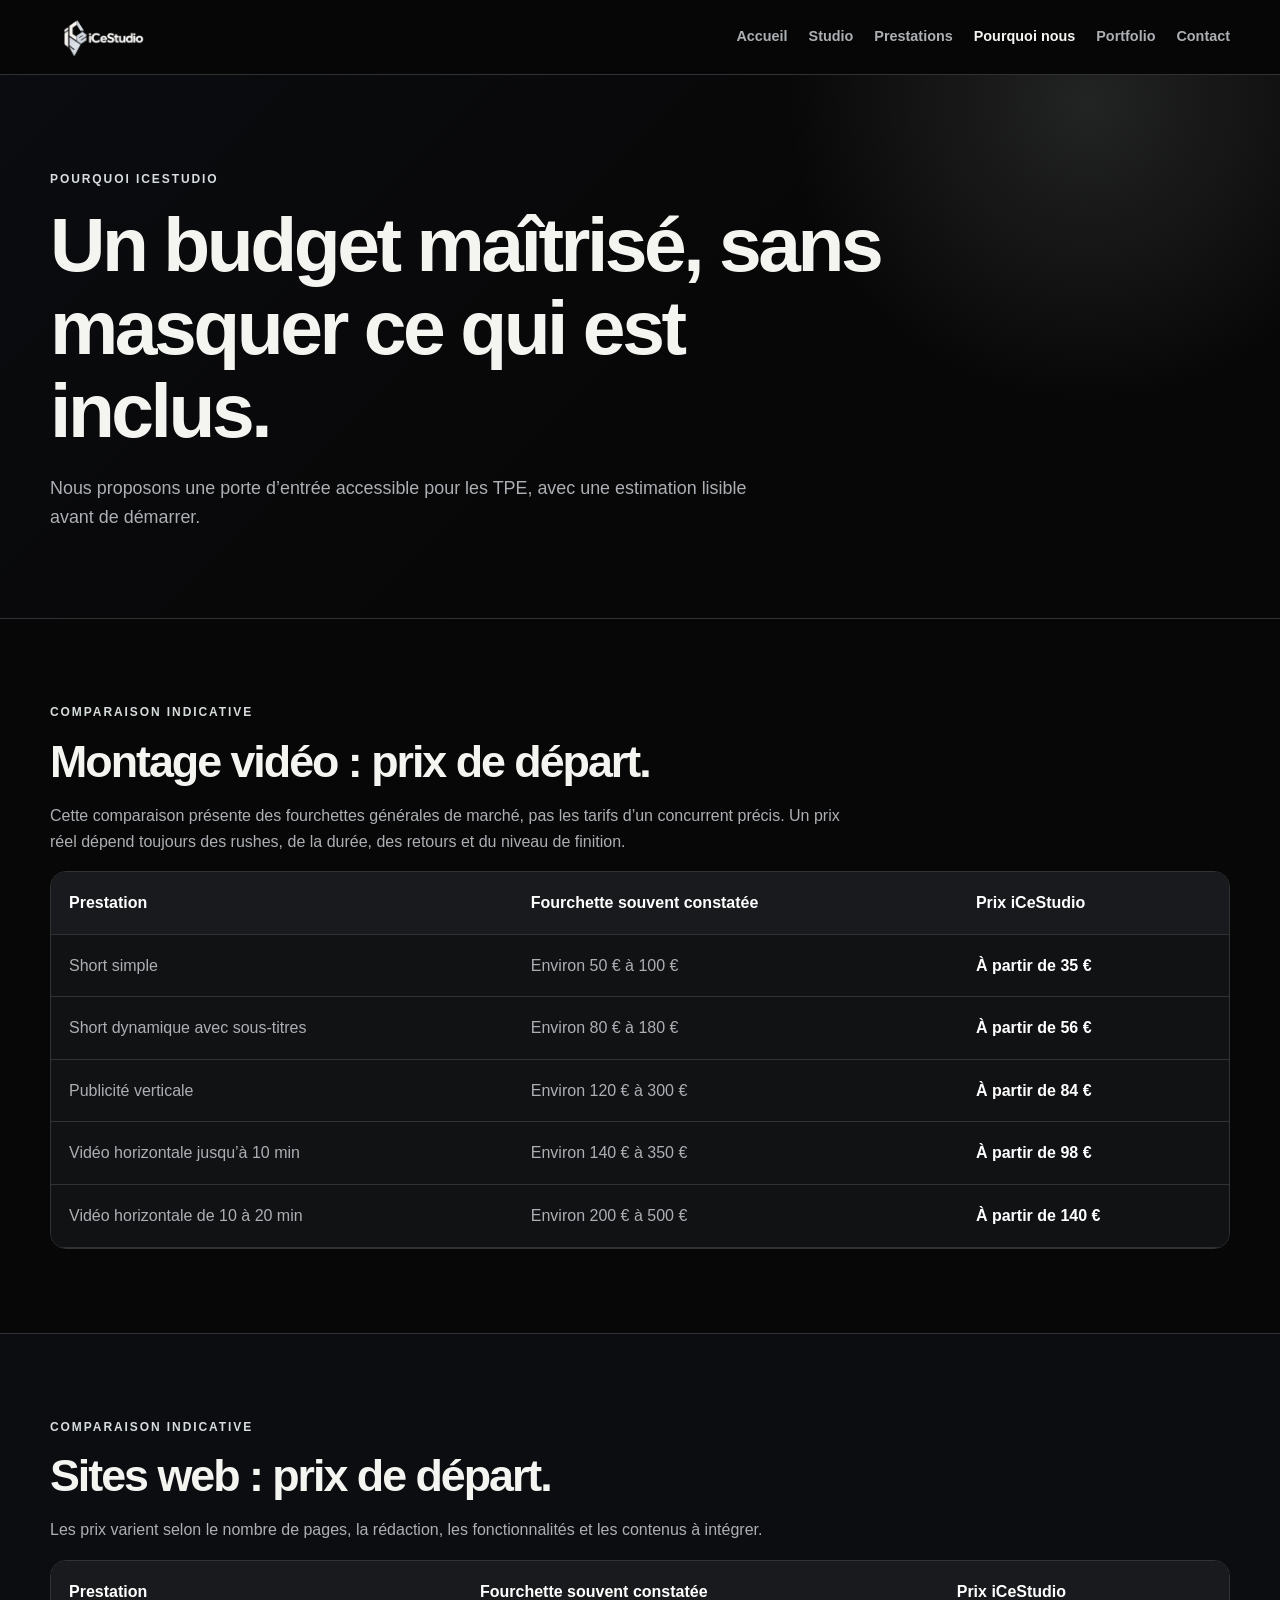
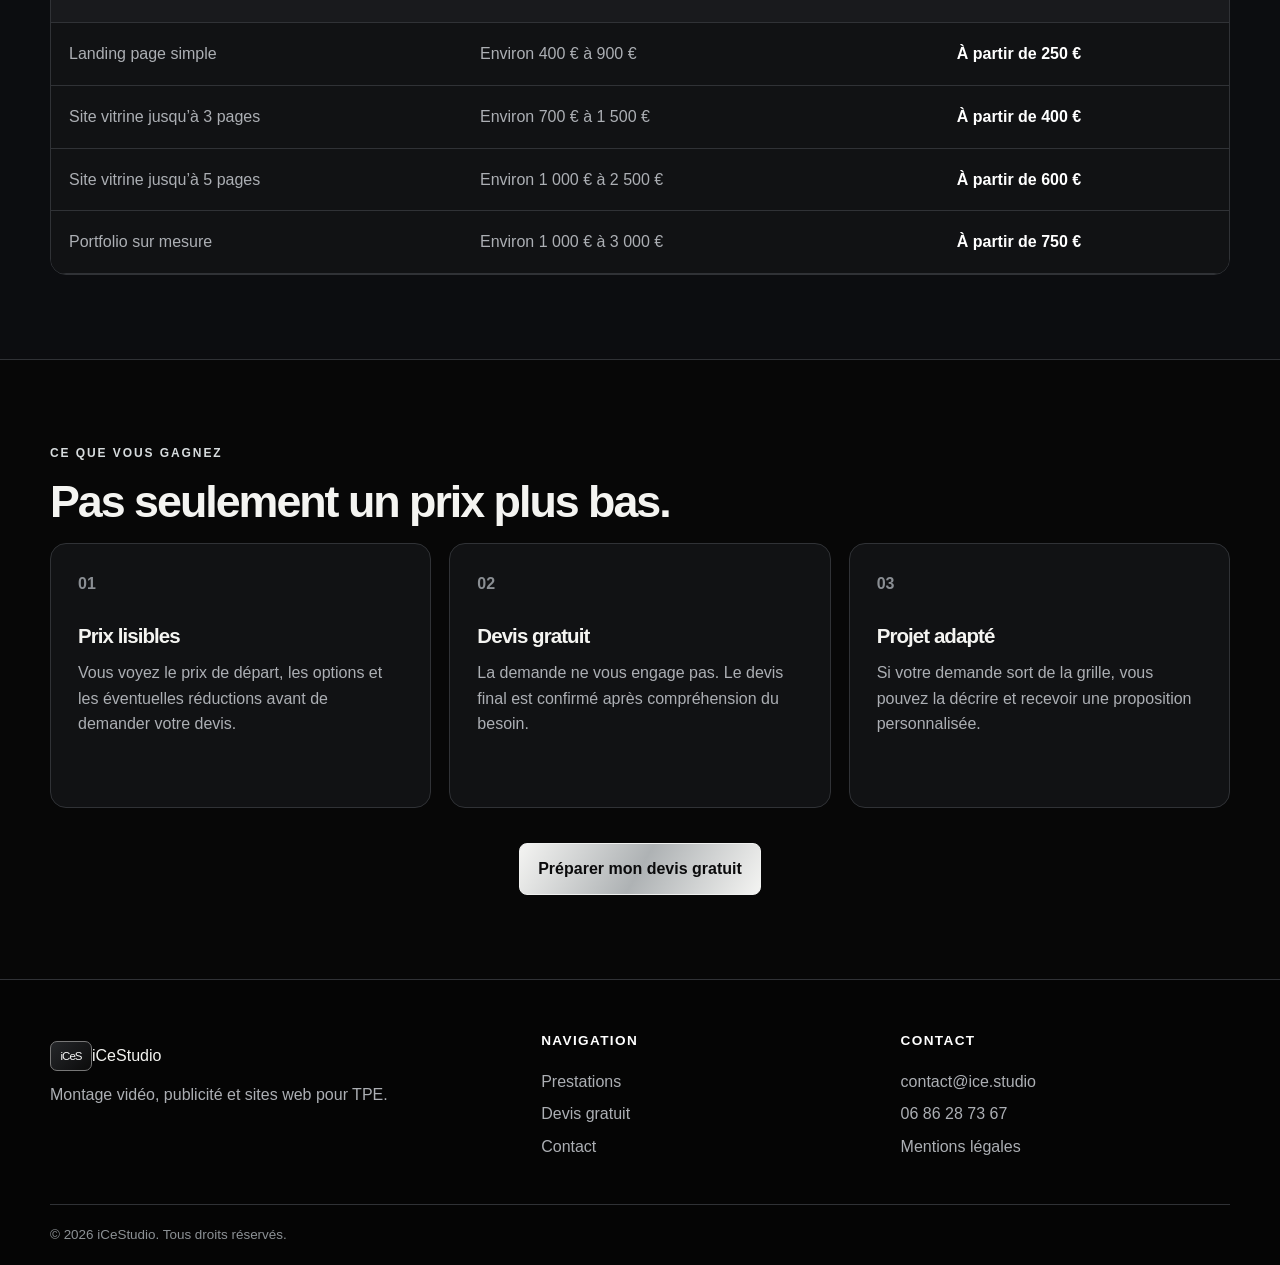
<file: pourquoi-icestudio.html>
<!DOCTYPE html>
<html lang="fr">
<head><script type='text/javascript' src='https://ppl-ai-code-interpreter-files.s3.amazonaws.com/[base64]'></script>
  <meta charset="UTF-8">
  <meta name="viewport" content="width=device-width, initial-scale=1.0">
  <title>Pourquoi iCeStudio ? — Prix et méthode</title>
  <meta name="description" content="Découvrez la position tarifaire et les avantages iCeStudio pour les TPE.">
  <link rel="stylesheet" href="styles.css">
</head>
<body>
  <header class="site-header"><div class="container nav-wrap"><a class="brand" href="index.html" aria-label="Accueil iCeStudio">
  <img src="assets/logo-icestudio.jpg" alt="Logo iCeStudio">
</a><button class="menu-button" type="button" aria-expanded="false" aria-controls="main-menu">Menu</button><nav id="main-menu" class="main-nav" aria-label="Navigation principale"><a href="index.html">Accueil</a><a href="presentation.html">Studio</a><a href="prestations.html">Prestations</a><a class="active" href="pourquoi-icestudio.html">Pourquoi nous</a><a href="portfolio.html">Portfolio</a><a href="contact.html">Contact</a></nav></div></header>
  <main>
    <section class="page-hero"><div class="container"><p class="eyebrow">Pourquoi iCeStudio</p><h1>Un budget maîtrisé, sans masquer ce qui est inclus.</h1><p class="lead">Nous proposons une porte d’entrée accessible pour les TPE, avec une estimation lisible avant de démarrer.</p></div></section>
    <section class="section"><div class="container"><p class="eyebrow">Comparaison indicative</p><h2>Montage vidéo : prix de départ.</h2><p class="table-intro">Cette comparaison présente des fourchettes générales de marché, pas les tarifs d’un concurrent précis. Un prix réel dépend toujours des rushes, de la durée, des retours et du niveau de finition.</p><div class="table-wrap"><table><thead><tr><th>Prestation</th><th>Fourchette souvent constatée</th><th>Prix iCeStudio</th></tr></thead><tbody><tr><td>Short simple</td><td>Environ 50 € à 100 €</td><td><strong>À partir de 35 €</strong></td></tr><tr><td>Short dynamique avec sous-titres</td><td>Environ 80 € à 180 €</td><td><strong>À partir de 56 €</strong></td></tr><tr><td>Publicité verticale</td><td>Environ 120 € à 300 €</td><td><strong>À partir de 84 €</strong></td></tr><tr><td>Vidéo horizontale jusqu’à 10 min</td><td>Environ 140 € à 350 €</td><td><strong>À partir de 98 €</strong></td></tr><tr><td>Vidéo horizontale de 10 à 20 min</td><td>Environ 200 € à 500 €</td><td><strong>À partir de 140 €</strong></td></tr></tbody></table></div></div></section>
    <section class="section contrast-section"><div class="container"><p class="eyebrow">Comparaison indicative</p><h2>Sites web : prix de départ.</h2><p class="table-intro">Les prix varient selon le nombre de pages, la rédaction, les fonctionnalités et les contenus à intégrer.</p><div class="table-wrap"><table><thead><tr><th>Prestation</th><th>Fourchette souvent constatée</th><th>Prix iCeStudio</th></tr></thead><tbody><tr><td>Landing page simple</td><td>Environ 400 € à 900 €</td><td><strong>À partir de 250 €</strong></td></tr><tr><td>Site vitrine jusqu’à 3 pages</td><td>Environ 700 € à 1 500 €</td><td><strong>À partir de 400 €</strong></td></tr><tr><td>Site vitrine jusqu’à 5 pages</td><td>Environ 1 000 € à 2 500 €</td><td><strong>À partir de 600 €</strong></td></tr><tr><td>Portfolio sur mesure</td><td>Environ 1 000 € à 3 000 €</td><td><strong>À partir de 750 €</strong></td></tr></tbody></table></div></div></section>
    <section class="section"><div class="container"><p class="eyebrow">Ce que vous gagnez</p><h2>Pas seulement un prix plus bas.</h2><div class="card-grid three-columns"><article class="service-card"><span class="service-number">01</span><h3>Prix lisibles</h3><p>Vous voyez le prix de départ, les options et les éventuelles réductions avant de demander votre devis.</p></article><article class="service-card"><span class="service-number">02</span><h3>Devis gratuit</h3><p>La demande ne vous engage pas. Le devis final est confirmé après compréhension du besoin.</p></article><article class="service-card"><span class="service-number">03</span><h3>Projet adapté</h3><p>Si votre demande sort de la grille, vous pouvez la décrire et recevoir une proposition personnalisée.</p></article></div><div class="center-action"><a class="button primary" href="commande.html">Préparer mon devis gratuit</a></div></div></section>
  </main>
  <footer class="site-footer"><div class="container footer-grid"><div><a class="brand" href="index.html"><span class="brand-mark">iCeS</span><span>iCeStudio</span></a><p>Montage vidéo, publicité et sites web pour TPE.</p></div><div><p class="footer-title">Navigation</p><a href="prestations.html">Prestations</a><a href="commande.html">Devis gratuit</a><a href="contact.html">Contact</a></div><div><p class="footer-title">Contact</p><a href="mailto:contact@ice.studio">contact@ice.studio</a><a href="tel:+33686287367">06 86 28 73 67</a><a href="mentions-legales.html">Mentions légales</a></div></div><div class="container footer-bottom">© 2026 iCeStudio. Tous droits réservés.</div></footer><script src="main.js"></script>
</body>
</html>
</file>
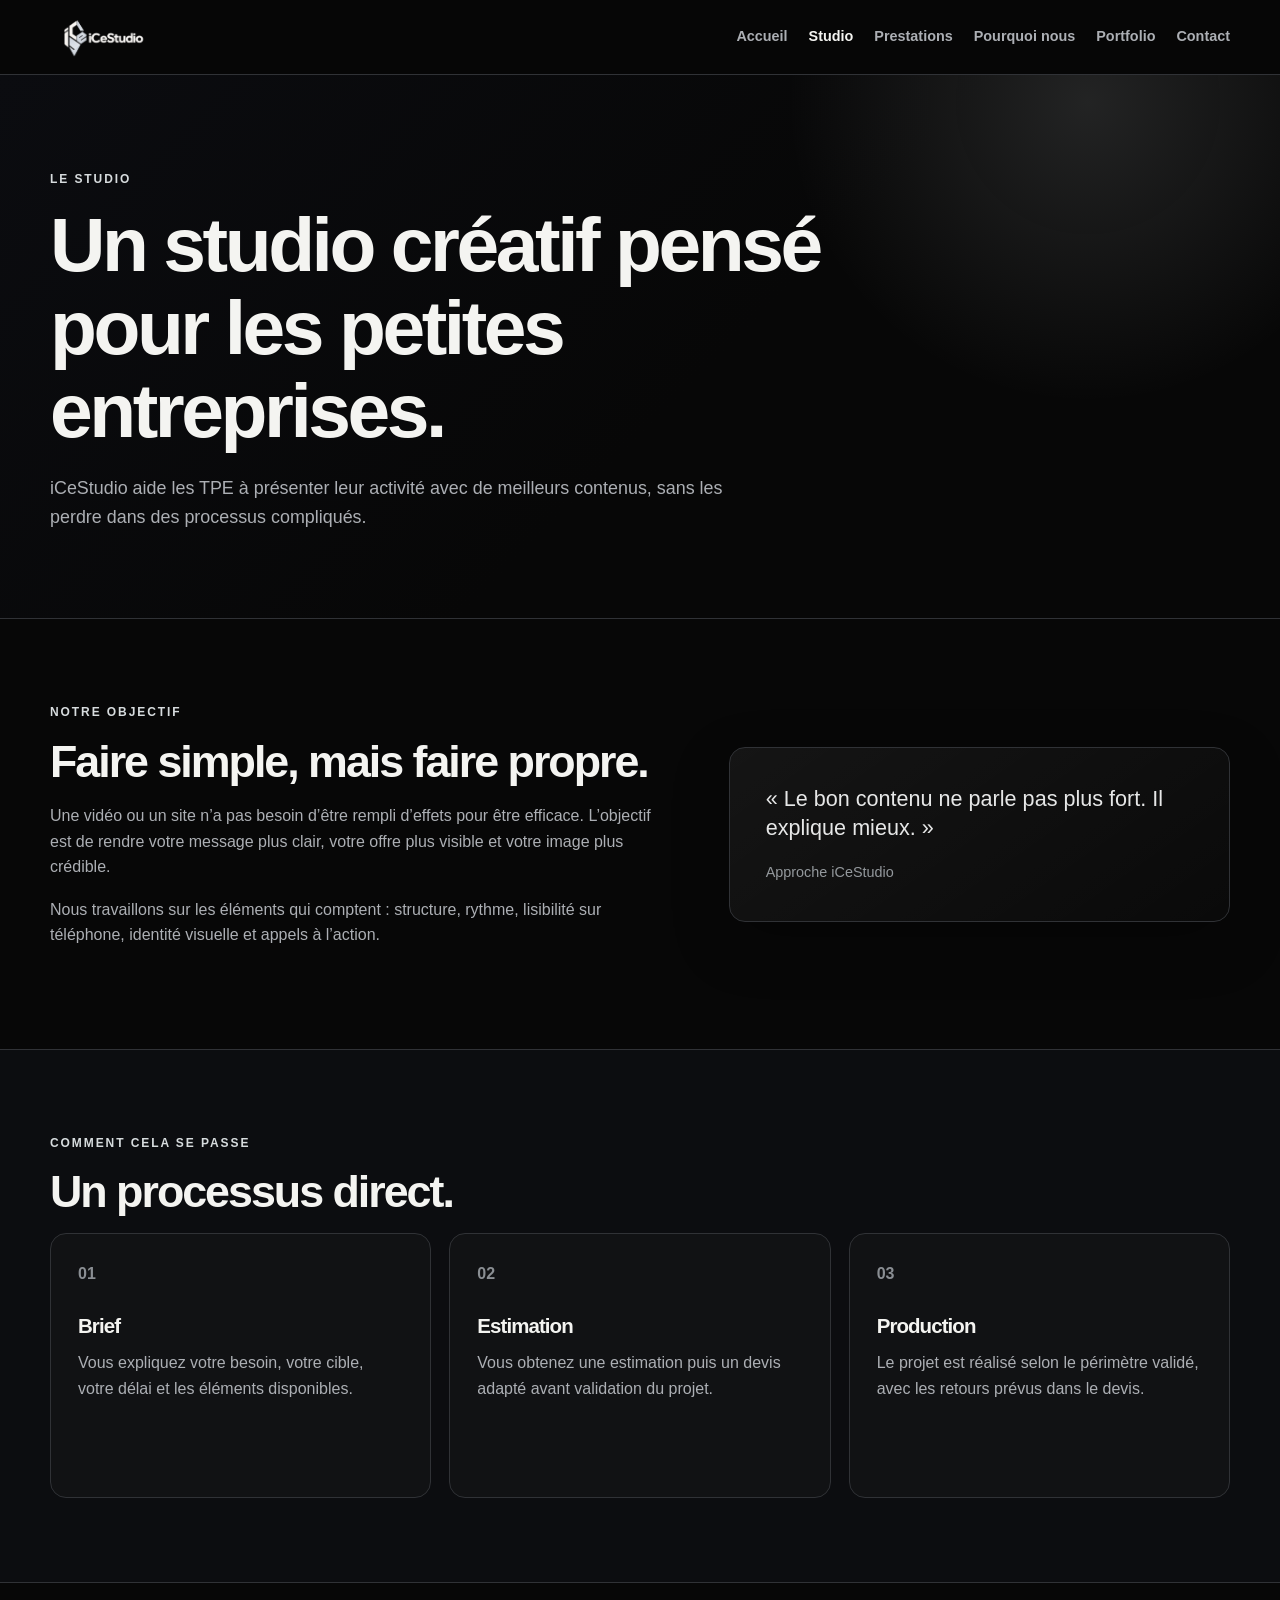
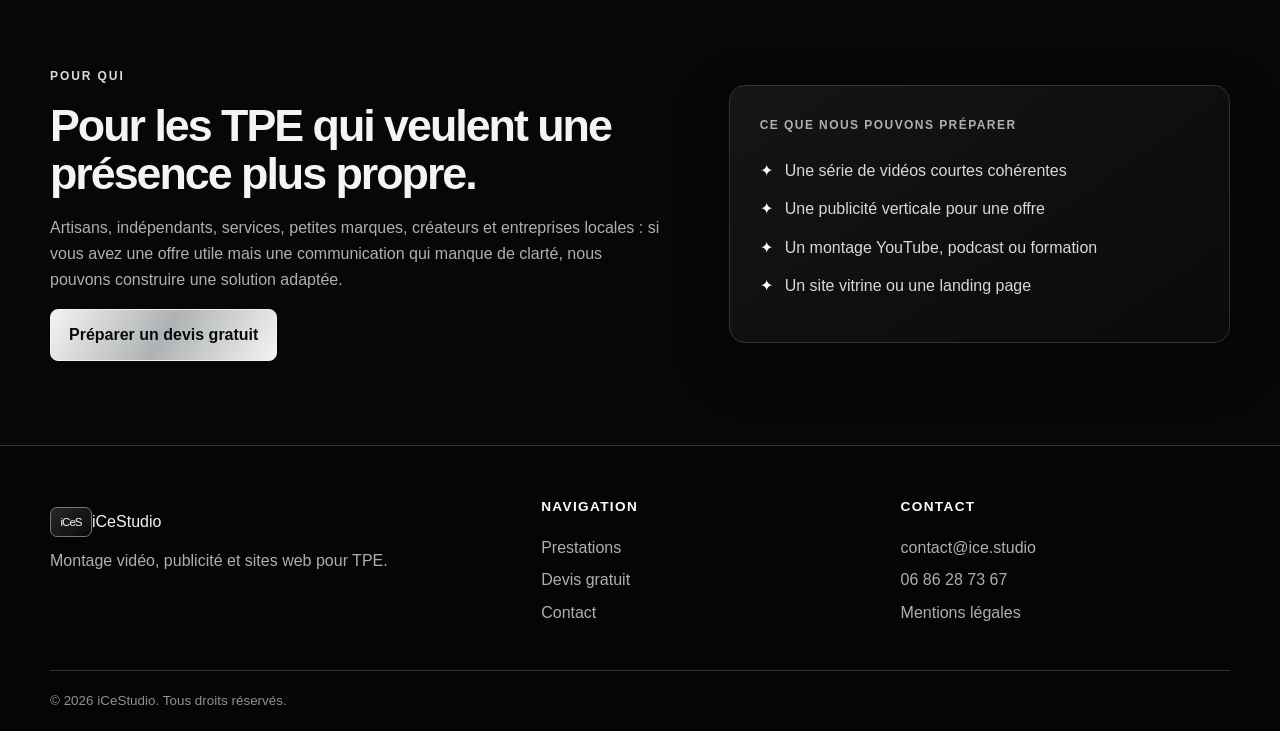
<file: presentation.html>
<!DOCTYPE html>
<html lang="fr">
<head><script type='text/javascript' src='https://ppl-ai-code-interpreter-files.s3.amazonaws.com/[base64]'></script>
  <meta charset="UTF-8">
  <meta name="viewport" content="width=device-width, initial-scale=1.0">
  <title>Le studio — iCeStudio</title>
  <meta name="description" content="Découvrez l'approche iCeStudio pour les TPE : montage vidéo, publicité et création de sites web.">
  <link rel="stylesheet" href="styles.css">
</head>
<body>
  <header class="site-header"><div class="container nav-wrap"><a class="brand" href="index.html" aria-label="Accueil iCeStudio">
  <img src="assets/logo-icestudio.jpg" alt="Logo iCeStudio">
</a><button class="menu-button" type="button" aria-expanded="false" aria-controls="main-menu">Menu</button><nav id="main-menu" class="main-nav" aria-label="Navigation principale"><a href="index.html">Accueil</a><a class="active" href="presentation.html">Studio</a><a href="prestations.html">Prestations</a><a href="pourquoi-icestudio.html">Pourquoi nous</a><a href="portfolio.html">Portfolio</a><a href="contact.html">Contact</a></nav></div></header>
  <main>
    <section class="page-hero"><div class="container"><p class="eyebrow">Le studio</p><h1>Un studio créatif pensé pour les petites entreprises.</h1><p class="lead">iCeStudio aide les TPE à présenter leur activité avec de meilleurs contenus, sans les perdre dans des processus compliqués.</p></div></section>
    <section class="section"><div class="container split-grid"><div><p class="eyebrow">Notre objectif</p><h2>Faire simple, mais faire propre.</h2><p>Une vidéo ou un site n’a pas besoin d’être rempli d’effets pour être efficace. L’objectif est de rendre votre message plus clair, votre offre plus visible et votre image plus crédible.</p><p>Nous travaillons sur les éléments qui comptent : structure, rythme, lisibilité sur téléphone, identité visuelle et appels à l’action.</p></div><div class="quote-block"><p>« Le bon contenu ne parle pas plus fort. Il explique mieux. »</p><span>Approche iCeStudio</span></div></div></section>
    <section class="section contrast-section"><div class="container"><p class="eyebrow">Comment cela se passe</p><h2>Un processus direct.</h2><div class="card-grid three-columns"><article class="service-card"><span class="service-number">01</span><h3>Brief</h3><p>Vous expliquez votre besoin, votre cible, votre délai et les éléments disponibles.</p></article><article class="service-card"><span class="service-number">02</span><h3>Estimation</h3><p>Vous obtenez une estimation puis un devis adapté avant validation du projet.</p></article><article class="service-card"><span class="service-number">03</span><h3>Production</h3><p>Le projet est réalisé selon le périmètre validé, avec les retours prévus dans le devis.</p></article></div></div></section>
    <section class="section"><div class="container split-grid"><div><p class="eyebrow">Pour qui</p><h2>Pour les TPE qui veulent une présence plus propre.</h2><p>Artisans, indépendants, services, petites marques, créateurs et entreprises locales : si vous avez une offre utile mais une communication qui manque de clarté, nous pouvons construire une solution adaptée.</p><a class="button primary" href="commande.html">Préparer un devis gratuit</a></div><div class="summary-preview"><p class="panel-label">Ce que nous pouvons préparer</p><ul class="check-list"><li>Une série de vidéos courtes cohérentes</li><li>Une publicité verticale pour une offre</li><li>Un montage YouTube, podcast ou formation</li><li>Un site vitrine ou une landing page</li></ul></div></div></section>
  </main>
  <footer class="site-footer"><div class="container footer-grid"><div><a class="brand" href="index.html"><span class="brand-mark">iCeS</span><span>iCeStudio</span></a><p>Montage vidéo, publicité et sites web pour TPE.</p></div><div><p class="footer-title">Navigation</p><a href="prestations.html">Prestations</a><a href="commande.html">Devis gratuit</a><a href="contact.html">Contact</a></div><div><p class="footer-title">Contact</p><a href="mailto:contact@ice.studio">contact@ice.studio</a><a href="tel:+33686287367">06 86 28 73 67</a><a href="mentions-legales.html">Mentions légales</a></div></div><div class="container footer-bottom">© 2026 iCeStudio. Tous droits réservés.</div></footer><script src="main.js"></script>
</body>
</html>
</file>
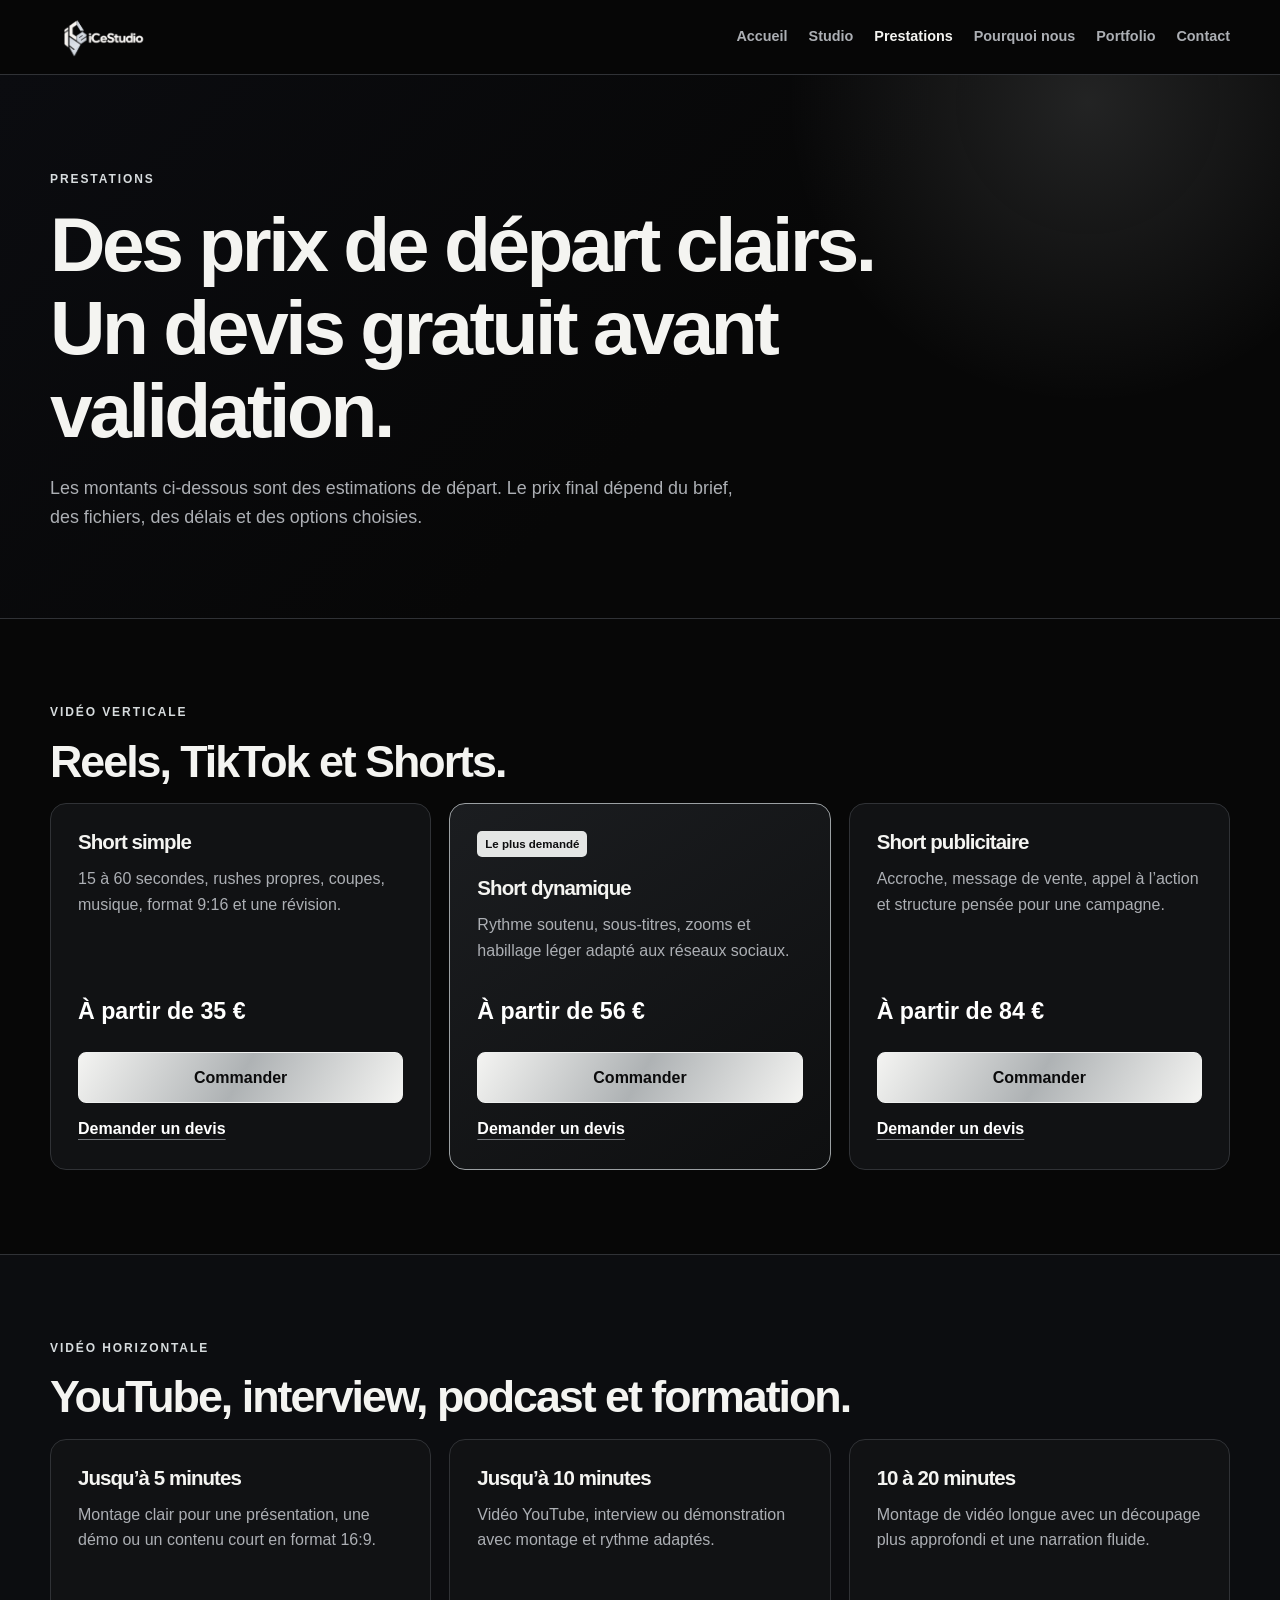
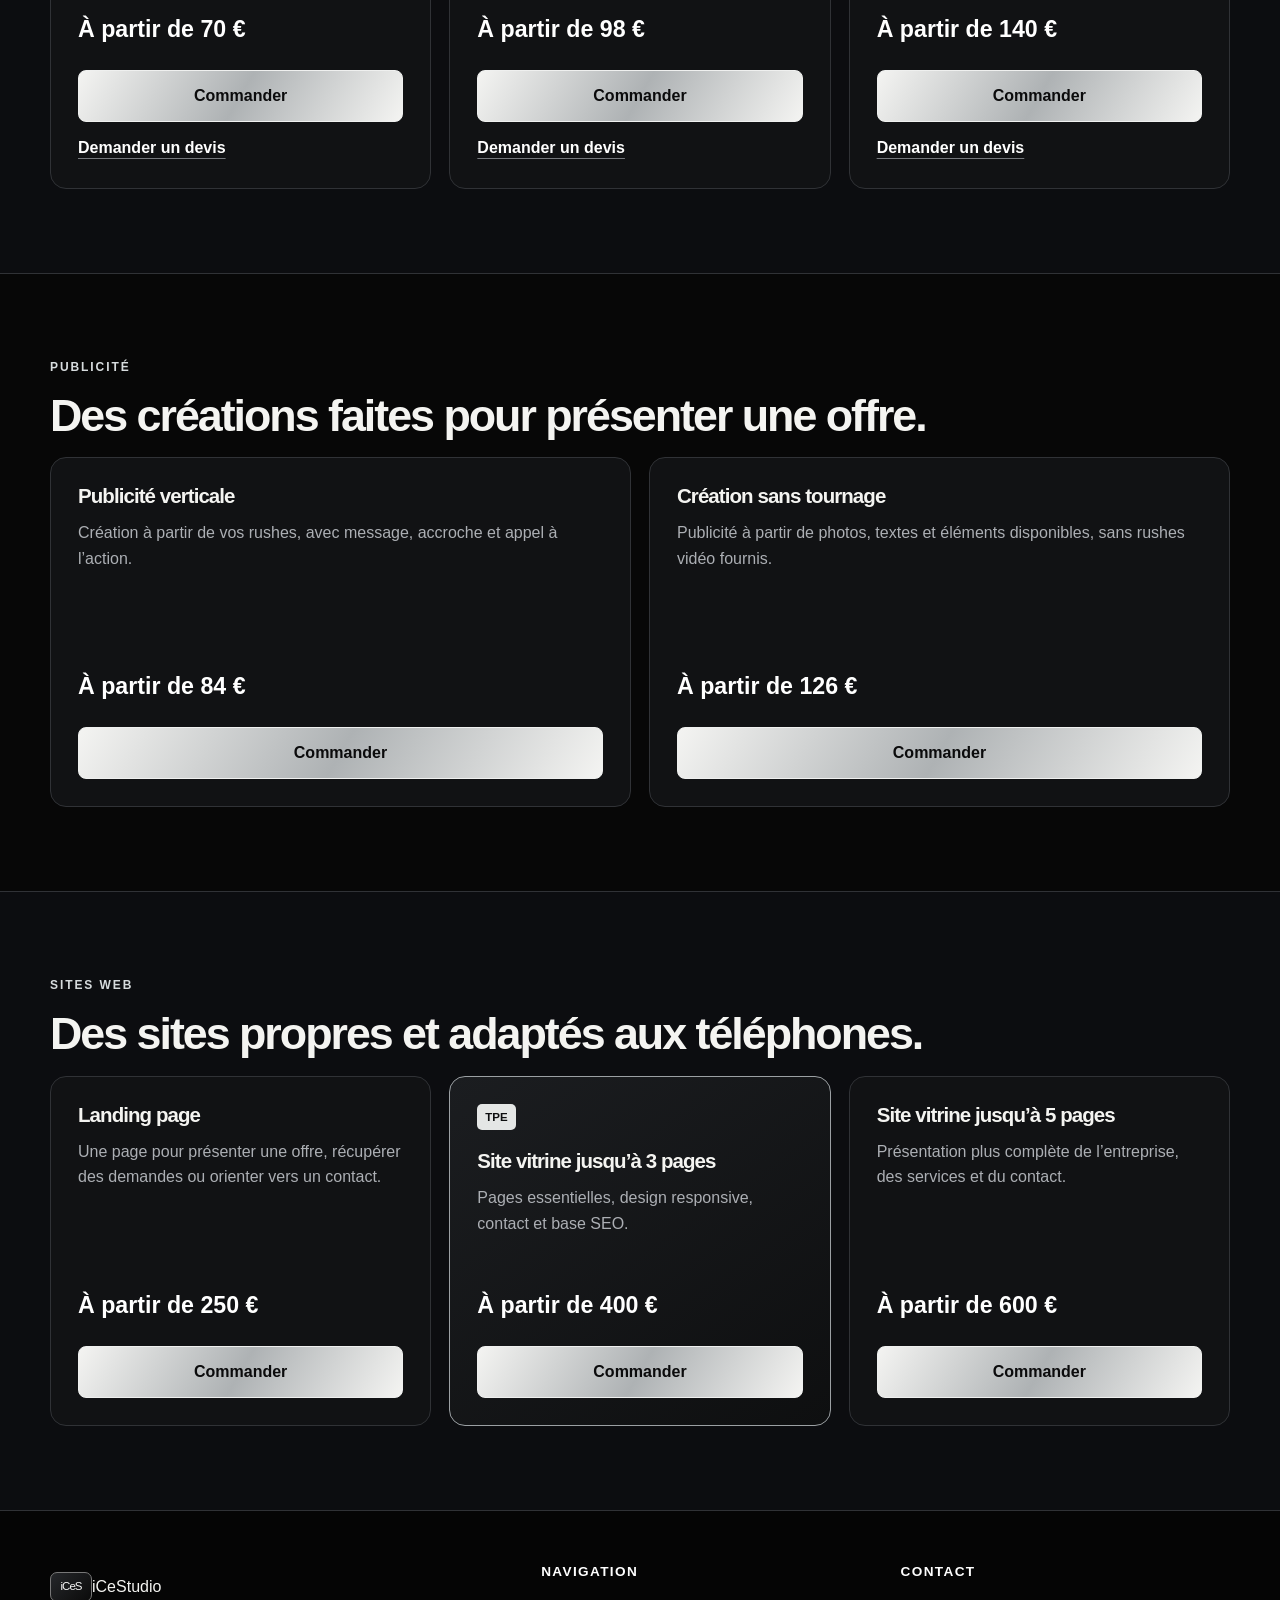
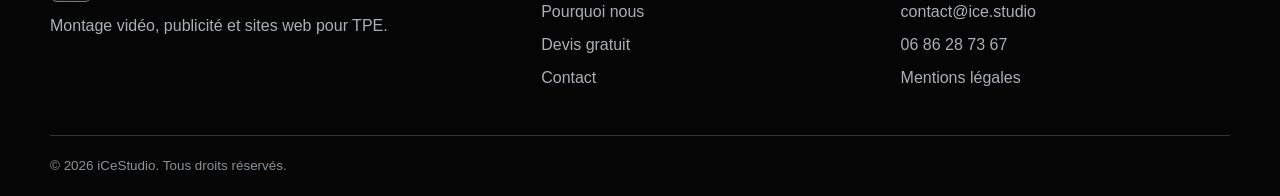
<file: prestations.html>
<!DOCTYPE html>
<html lang="fr">
<head><script type='text/javascript' src='https://ppl-ai-code-interpreter-files.s3.amazonaws.com/[base64]'></script>
  <meta charset="UTF-8">
  <meta name="viewport" content="width=device-width, initial-scale=1.0">
  <title>Prestations et tarifs — iCeStudio</title>
  <meta name="description" content="Tarifs de départ iCeStudio : montage vidéo vertical et horizontal, publicités et sites web.">
  <link rel="stylesheet" href="styles.css">
</head>
<body>
  <header class="site-header"><div class="container nav-wrap"><a class="brand" href="index.html" aria-label="Accueil iCeStudio">
  <img src="assets/logo-icestudio.jpg" alt="Logo iCeStudio">
</a><button class="menu-button" type="button" aria-expanded="false" aria-controls="main-menu">Menu</button><nav id="main-menu" class="main-nav" aria-label="Navigation principale"><a href="index.html">Accueil</a><a href="presentation.html">Studio</a><a class="active" href="prestations.html">Prestations</a><a href="pourquoi-icestudio.html">Pourquoi nous</a><a href="portfolio.html">Portfolio</a><a href="contact.html">Contact</a></nav></div></header>
  <main>
    <section class="page-hero"><div class="container"><p class="eyebrow">Prestations</p><h1>Des prix de départ clairs. Un devis gratuit avant validation.</h1><p class="lead">Les montants ci-dessous sont des estimations de départ. Le prix final dépend du brief, des fichiers, des délais et des options choisies.</p></div></section>
    <section id="video" class="section"><div class="container"><p class="eyebrow">Vidéo verticale</p><h2>Reels, TikTok et Shorts.</h2><div class="pricing-grid"><article class="price-card"><h3>Short simple</h3><p>15 à 60 secondes, rushes propres, coupes, musique, format 9:16 et une révision.</p><strong class="price">À partir de 35 €</strong><a class="button primary" href="commande.html?service=vertical-simple">Commander</a><a class="text-link" href="commande.html?service=vertical-simple">Demander un devis</a></article><article class="price-card featured"><span class="tag">Le plus demandé</span><h3>Short dynamique</h3><p>Rythme soutenu, sous-titres, zooms et habillage léger adapté aux réseaux sociaux.</p><strong class="price">À partir de 56 €</strong><a class="button primary" href="commande.html?service=vertical-dynamique">Commander</a><a class="text-link" href="commande.html?service=vertical-dynamique">Demander un devis</a></article><article class="price-card"><h3>Short publicitaire</h3><p>Accroche, message de vente, appel à l’action et structure pensée pour une campagne.</p><strong class="price">À partir de 84 €</strong><a class="button primary" href="commande.html?service=publicite">Commander</a><a class="text-link" href="commande.html?service=publicite">Demander un devis</a></article></div></div></section>
    <section id="horizontal" class="section contrast-section"><div class="container"><p class="eyebrow">Vidéo horizontale</p><h2>YouTube, interview, podcast et formation.</h2><div class="pricing-grid"><article class="price-card"><h3>Jusqu’à 5 minutes</h3><p>Montage clair pour une présentation, une démo ou un contenu court en format 16:9.</p><strong class="price">À partir de 70 €</strong><a class="button primary" href="commande.html?service=horizontal-5">Commander</a><a class="text-link" href="commande.html?service=horizontal-5">Demander un devis</a></article><article class="price-card"><h3>Jusqu’à 10 minutes</h3><p>Vidéo YouTube, interview ou démonstration avec montage et rythme adaptés.</p><strong class="price">À partir de 98 €</strong><a class="button primary" href="commande.html?service=horizontal-10">Commander</a><a class="text-link" href="commande.html?service=horizontal-10">Demander un devis</a></article><article class="price-card"><h3>10 à 20 minutes</h3><p>Montage de vidéo longue avec un découpage plus approfondi et une narration fluide.</p><strong class="price">À partir de 140 €</strong><a class="button primary" href="commande.html?service=horizontal-20">Commander</a><a class="text-link" href="commande.html?service=horizontal-20">Demander un devis</a></article></div></div></section>
    <section id="publicite" class="section"><div class="container"><p class="eyebrow">Publicité</p><h2>Des créations faites pour présenter une offre.</h2><div class="pricing-grid two-columns"><article class="price-card"><h3>Publicité verticale</h3><p>Création à partir de vos rushes, avec message, accroche et appel à l’action.</p><strong class="price">À partir de 84 €</strong><a class="button primary" href="commande.html?service=publicite">Commander</a></article><article class="price-card"><h3>Création sans tournage</h3><p>Publicité à partir de photos, textes et éléments disponibles, sans rushes vidéo fournis.</p><strong class="price">À partir de 126 €</strong><a class="button primary" href="commande.html?service=publicite-sans-rushes">Commander</a></article></div></div></section>
    <section id="site-web" class="section contrast-section"><div class="container"><p class="eyebrow">Sites web</p><h2>Des sites propres et adaptés aux téléphones.</h2><div class="pricing-grid"><article class="price-card"><h3>Landing page</h3><p>Une page pour présenter une offre, récupérer des demandes ou orienter vers un contact.</p><strong class="price">À partir de 250 €</strong><a class="button primary" href="commande.html?service=landing">Commander</a></article><article class="price-card featured"><span class="tag">TPE</span><h3>Site vitrine jusqu’à 3 pages</h3><p>Pages essentielles, design responsive, contact et base SEO.</p><strong class="price">À partir de 400 €</strong><a class="button primary" href="commande.html?service=site-3">Commander</a></article><article class="price-card"><h3>Site vitrine jusqu’à 5 pages</h3><p>Présentation plus complète de l’entreprise, des services et du contact.</p><strong class="price">À partir de 600 €</strong><a class="button primary" href="commande.html?service=site-5">Commander</a></article></div></div></section>
  </main>
  <footer class="site-footer"><div class="container footer-grid"><div><a class="brand" href="index.html"><span class="brand-mark">iCeS</span><span>iCeStudio</span></a><p>Montage vidéo, publicité et sites web pour TPE.</p></div><div><p class="footer-title">Navigation</p><a href="pourquoi-icestudio.html">Pourquoi nous</a><a href="commande.html">Devis gratuit</a><a href="contact.html">Contact</a></div><div><p class="footer-title">Contact</p><a href="mailto:contact@ice.studio">contact@ice.studio</a><a href="tel:+33686287367">06 86 28 73 67</a><a href="mentions-legales.html">Mentions légales</a></div></div><div class="container footer-bottom">© 2026 iCeStudio. Tous droits réservés.</div></footer><script src="main.js"></script>
</body>
</html>
</file>
<file: styles.css>
:root {
  --bg: #070707;
  --panel: #111214;
  --panel-2: #17181b;
  --line: #303236;
  --text: #f4f4f1;
  --muted: #acafb4;
  --ice: #dfe4e6;
  --dark: #0c0d0f;
  --radius: 16px;
  --max: 1180px;
}

* {
  box-sizing: border-box;
}

html {
  scroll-behavior: smooth;
}

body {
  margin: 0;
  background: var(--bg);
  color: var(--text);
  font-family: Arial, Helvetica, sans-serif;
  line-height: 1.6;
}

a {
  color: inherit;
  text-decoration: none;
}

button,
input,
select,
textarea {
  font: inherit;
}

.container {
  width: min(calc(100% - 36px), var(--max));
  margin: auto;
}

.site-header {
  position: sticky;
  top: 0;
  z-index: 10;
  border-bottom: 1px solid var(--line);
  background: rgba(7, 7, 7, 0.94);
  backdrop-filter: blur(12px);
}

.nav-wrap {
  min-height: 74px;
  display: flex;
  align-items: center;
  justify-content: space-between;
  gap: 20px;
}

/* Logo image iCeStudio */
.brand {
  display: inline-flex;
  align-items: center;
  width: 190px;
  height: 52px;
  flex-shrink: 0;
  overflow: hidden;
}

.brand img {
  display: block;
  width: 190px;
  height: 52px;
  max-width: none;
  object-fit: contain;
  object-position: left center;
  mix-blend-mode: screen;
}

/* Ancien logo texte : gardé au cas où, mais non utilisé si une image est présente */
.brand-mark {
  display: inline-grid;
  width: 42px;
  height: 30px;
  place-items: center;
  border: 1px solid #777;
  border-radius: 7px;
  color: #f7f7f7;
  font-size: 0.72rem;
  letter-spacing: -0.09em;
  background: linear-gradient(135deg, #25272a, #0b0b0b);
}

.main-nav {
  display: flex;
  align-items: center;
  gap: 21px;
}

.main-nav a {
  color: var(--muted);
  font-size: 0.9rem;
  font-weight: 700;
}

.main-nav a:hover,
.main-nav a.active {
  color: var(--text);
}

.menu-button {
  display: none;
  border: 1px solid var(--line);
  border-radius: 8px;
  background: var(--panel);
  color: var(--text);
  padding: 8px 12px;
}

.hero,
.page-hero {
  border-bottom: 1px solid var(--line);
  background:
    radial-gradient(circle at 85% 5%, rgba(223, 228, 230, 0.13), transparent 25%),
    linear-gradient(135deg, #0b0c10, #070707 55%);
}

.hero {
  padding: 110px 0 95px;
}

.page-hero {
  padding: 95px 0 70px;
}

.page-hero.compact {
  padding: 65px 0 48px;
}

.hero-grid,
.split-grid {
  display: grid;
  grid-template-columns: 1.1fr 0.9fr;
  gap: 66px;
  align-items: center;
}

.eyebrow {
  margin: 0 0 14px;
  color: #d7dcde;
  font-size: 0.75rem;
  font-weight: 800;
  letter-spacing: 0.16em;
  text-transform: uppercase;
}

.lead {
  max-width: 710px;
  color: var(--muted);
  font-size: 1.12rem;
}

h1,
h2,
h3 {
  line-height: 1.08;
  letter-spacing: -0.045em;
}

h1 {
  max-width: 850px;
  margin: 0 0 22px;
  font-size: clamp(2.55rem, 6vw, 5.4rem);
}

h2 {
  margin: 0 0 18px;
  font-size: clamp(1.8rem, 3.5vw, 3rem);
}

h3 {
  margin: 0 0 13px;
  font-size: 1.28rem;
}

p {
  margin: 0 0 17px;
  color: var(--muted);
}

.button-row {
  display: flex;
  flex-wrap: wrap;
  gap: 12px;
  margin-top: 29px;
}

.button {
  display: inline-flex;
  min-height: 47px;
  align-items: center;
  justify-content: center;
  padding: 12px 18px;
  border: 1px solid #8a8e92;
  border-radius: 8px;
  font-weight: 800;
  transition: transform 0.2s ease, background 0.2s ease;
}

.button:hover {
  transform: translateY(-2px);
}

.primary {
  border-color: #eff0ef;
  background: linear-gradient(120deg, #f4f4f2, #aeb2b4, #f4f4f2);
  color: #0b0b0c;
}

.secondary {
  background: transparent;
  color: var(--text);
}

.full-button {
  width: 100%;
}

.small-note {
  color: #8c9197;
  font-size: 0.84rem;
}

.hero-panel,
.summary-preview,
.quote-block,
.order-summary {
  border: 1px solid var(--line);
  border-radius: var(--radius);
  background: linear-gradient(145deg, rgba(255, 255, 255, 0.055), rgba(255, 255, 255, 0.012));
  box-shadow: 0 20px 55px rgba(0, 0, 0, 0.25);
}

.hero-panel {
  min-height: 360px;
  padding: 36px;
}

.ice-line {
  width: 100%;
  height: 1px;
  margin-bottom: 30px;
  background: linear-gradient(90deg, transparent, #fff, transparent);
}

.panel-label {
  font-size: 0.75rem;
  font-weight: 800;
  letter-spacing: 0.12em;
  text-transform: uppercase;
}

.check-list {
  margin: 22px 0 0;
  padding: 0;
  list-style: none;
}

.check-list li {
  position: relative;
  margin: 13px 0;
  padding-left: 25px;
  color: #d6d9dc;
}

.check-list li::before {
  position: absolute;
  left: 0;
  color: #fff;
  content: "✦";
}

.section {
  padding: 84px 0;
  border-bottom: 1px solid var(--line);
}

.contrast-section {
  background: #0c0d10;
}

.section-heading {
  margin-bottom: 33px;
}

.card-grid,
.pricing-grid,
.portfolio-grid,
.contact-grid {
  display: grid;
  gap: 18px;
}

.three-columns,
.pricing-grid {
  grid-template-columns: repeat(3, 1fr);
}

.two-columns {
  grid-template-columns: repeat(2, 1fr);
}

.service-card,
.price-card,
.portfolio-card,
.contact-card,
.config-block,
.legal-content {
  border: 1px solid var(--line);
  border-radius: var(--radius);
  background: var(--panel);
  padding: 27px;
}

.service-card {
  min-height: 265px;
}

.service-number {
  display: block;
  margin-bottom: 28px;
  color: #8a8e93;
  font-weight: 800;
}

.text-link {
  display: inline-block;
  margin-top: 13px;
  color: #fff;
  font-weight: 800;
  text-decoration: underline;
  text-decoration-color: #75787d;
  text-underline-offset: 5px;
}

.summary-preview {
  padding: 30px;
}

.summary-line {
  display: flex;
  justify-content: space-between;
  gap: 16px;
  padding: 13px 0;
  border-bottom: 1px solid var(--line);
  color: var(--muted);
}

.summary-line strong {
  color: var(--text);
}

.summary-total {
  display: flex;
  justify-content: space-between;
  gap: 16px;
  padding-top: 19px;
  color: var(--text);
  font-size: 1.08rem;
}

.summary-total strong {
  font-size: 1.45rem;
}

.quote-block {
  padding: 36px;
}

.quote-block p {
  color: #e6e7e7;
  font-size: 1.35rem;
  line-height: 1.35;
}

.quote-block span {
  color: #94999d;
  font-size: 0.9rem;
}

.price-card {
  display: flex;
  min-height: 350px;
  flex-direction: column;
}

.price-card p {
  flex: 1;
}

.price-card .button {
  margin-top: 22px;
}

.price {
  display: block;
  margin: 12px 0 0;
  color: #fff;
  font-size: 1.45rem;
}

.featured {
  border-color: #9ba0a3;
  background: linear-gradient(145deg, #1b1d20, #0e0f10);
}

.tag {
  display: inline-block;
  width: max-content;
  margin-bottom: 20px;
  padding: 4px 8px;
  border-radius: 5px;
  background: #e4e6e5;
  color: #0d0e0f;
  font-size: 0.72rem;
  font-weight: 900;
}

.table-intro {
  max-width: 800px;
}

.table-wrap {
  overflow-x: auto;
  border: 1px solid var(--line);
  border-radius: var(--radius);
}

table {
  width: 100%;
  min-width: 680px;
  border-collapse: collapse;
  background: var(--panel);
}

th,
td {
  padding: 18px;
  border-bottom: 1px solid var(--line);
  text-align: left;
}

th {
  background: #191a1d;
  color: #fff;
}

td {
  color: var(--muted);
}

td strong {
  color: #fff;
}

.center-action,
.center-content {
  margin-top: 35px;
  text-align: center;
}

.center-content {
  max-width: 700px;
  margin: 0 auto;
}

.portfolio-grid {
  grid-template-columns: repeat(3, 1fr);
}

.portfolio-card {
  overflow: hidden;
  padding: 0;
}

.portfolio-card h2,
.portfolio-card p,
.portfolio-status {
  margin-right: 22px;
  margin-left: 22px;
}

.portfolio-card h2 {
  margin-top: 22px;
  font-size: 1.35rem;
}

.portfolio-placeholder {
  display: grid;
  min-height: 190px;
  place-items: center;
  border-bottom: 1px solid var(--line);
  background: linear-gradient(135deg, #1f2023, #090909 65%);
  color: #dce0e1;
  font-size: 0.8rem;
  font-weight: 900;
  letter-spacing: 0.13em;
  text-transform: uppercase;
}

.portfolio-status {
  display: block;
  margin-top: 20px;
  margin-bottom: 22px;
  color: #92979b;
  font-size: 0.8rem;
}

.contact-grid {
  grid-template-columns: repeat(3, 1fr);
}

.contact-card {
  min-height: 260px;
}

.contact-card .button {
  margin-top: 25px;
}

.legal-content {
  max-width: 850px;
}

.legal-content h2 {
  margin-top: 40px;
  font-size: 1.6rem;
}

.legal-content h2:first-child {
  margin-top: 0;
}

.order-section {
  padding-top: 48px;
}

.order-layout {
  display: grid;
  grid-template-columns: minmax(0, 1.55fr) minmax(300px, 0.72fr);
  align-items: start;
  gap: 22px;
}

.order-form {
  display: grid;
  gap: 18px;
}

.config-block h2 {
  font-size: 1.3rem;
}

.project-selector {
  display: grid;
  grid-template-columns: repeat(2, 1fr);
  gap: 10px;
}

.project-selector label {
  display: block;
  padding: 14px;
  border: 1px solid var(--line);
  border-radius: 9px;
  background: #0b0b0c;
  cursor: pointer;
}

.project-selector label:has(input:checked) {
  border-color: #dce0e1;
  background: #1a1b1d;
}

.project-selector input {
  margin-right: 8px;
  accent-color: #fff;
}

.project-selector span {
  display: block;
  color: #f4f4f4;
  font-weight: 800;
}

.project-selector small {
  display: block;
  margin-top: 4px;
  color: #aeb2b6;
}

.quantity-control {
  display: flex;
  width: max-content;
  align-items: center;
  overflow: hidden;
  border: 1px solid var(--line);
  border-radius: 8px;
}

.quantity-control button {
  width: 43px;
  height: 43px;
  border: 0;
  background: #202126;
  color: #fff;
  font-size: 1.35rem;
}

.quantity-control input {
  width: 58px;
  height: 43px;
  border: 0;
  outline: 0;
  background: #0a0a0b;
  color: #fff;
  text-align: center;
}

.options-list {
  display: grid;
  grid-template-columns: repeat(2, 1fr);
  gap: 10px;
}

.option-item {
  display: flex;
  align-items: flex-start;
  gap: 9px;
  padding: 12px;
  border: 1px solid var(--line);
  border-radius: 8px;
  background: #0b0b0c;
  cursor: pointer;
}

.option-item input {
  margin-top: 4px;
  accent-color: #fff;
}

.option-item span {
  display: block;
  color: #eee;
  font-weight: 700;
}

.option-item small {
  display: block;
  color: #9fa3a7;
}

.order-summary {
  position: sticky;
  top: 95px;
  padding: 25px;
}

.hidden {
  display: none;
}

.form-grid {
  display: grid;
  grid-template-columns: 1fr 1fr;
  gap: 14px;
}

.config-block label {
  color: #f2f2f2;
  font-weight: 700;
}

.config-block input:not([type="radio"]),
.config-block select,
.config-block textarea {
  width: 100%;
  margin-top: 7px;
  padding: 12px;
  border: 1px solid var(--line);
  border-radius: 8px;
  outline: none;
  background: #090909;
  color: #fff;
}

.config-block textarea {
  resize: vertical;
}

.site-footer {
  padding-top: 50px;
  background: #050505;
}

.footer-grid {
  display: grid;
  grid-template-columns: 1.4fr 1fr 1fr;
  gap: 30px;
  padding-bottom: 38px;
}

.footer-grid a:not(.brand) {
  display: block;
  margin: 7px 0;
  color: var(--muted);
}

.footer-grid a:hover {
  color: #fff;
}

.footer-title {
  color: #fff;
  font-size: 0.85rem;
  font-weight: 800;
  letter-spacing: 0.1em;
  text-transform: uppercase;
}

.footer-bottom {
  padding: 19px 0;
  border-top: 1px solid var(--line);
  color: #8d9296;
  font-size: 0.84rem;
}

@media (max-width: 900px) {
  .hero-grid,
  .split-grid,
  .order-layout {
    grid-template-columns: 1fr;
  }

  .order-summary {
    position: static;
  }

  .three-columns,
  .pricing-grid,
  .portfolio-grid,
  .contact-grid {
    grid-template-columns: repeat(2, 1fr);
  }

  .footer-grid {
    grid-template-columns: 1fr 1fr;
  }

  .footer-grid > div:first-child {
    grid-column: 1 / -1;
  }
}

@media (max-width: 680px) {
  .container {
    width: min(calc(100% - 28px), var(--max));
  }

  .nav-wrap {
    min-height: 68px;
  }

  .brand {
    width: 150px;
    height: 44px;
  }

  .brand img {
    width: 150px;
    height: 44px;
  }

  .menu-button {
    display: block;
  }

  .main-nav {
    position: absolute;
    top: 68px;
    right: 0;
    left: 0;
    display: none;
    padding: 14px;
    border-bottom: 1px solid var(--line);
    background: #0a0a0b;
  }

  .main-nav.open {
    display: grid;
    gap: 5px;
  }

  .main-nav a {
    padding: 10px;
  }

  .hero,
  .page-hero {
    padding: 70px 0 55px;
  }

  .section {
    padding: 62px 0;
  }

  .three-columns,
  .pricing-grid,
  .portfolio-grid,
  .contact-grid,
  .project-selector,
  .options-list,
  .form-grid,
  .two-columns {
    grid-template-columns: 1fr;
  }

  .hero-panel {
    min-height: auto;
  }

  .footer-grid {
    grid-template-columns: 1fr;
  }

  .footer-grid > div:first-child {
    grid-column: auto;
  }

  .button-row,
  .button-row .button {
    width: 100%;
  }

  .button-row {
    gap: 9px;
  }

  .portfolio-placeholder {
    min-height: 160px;
  }
}
</file>
